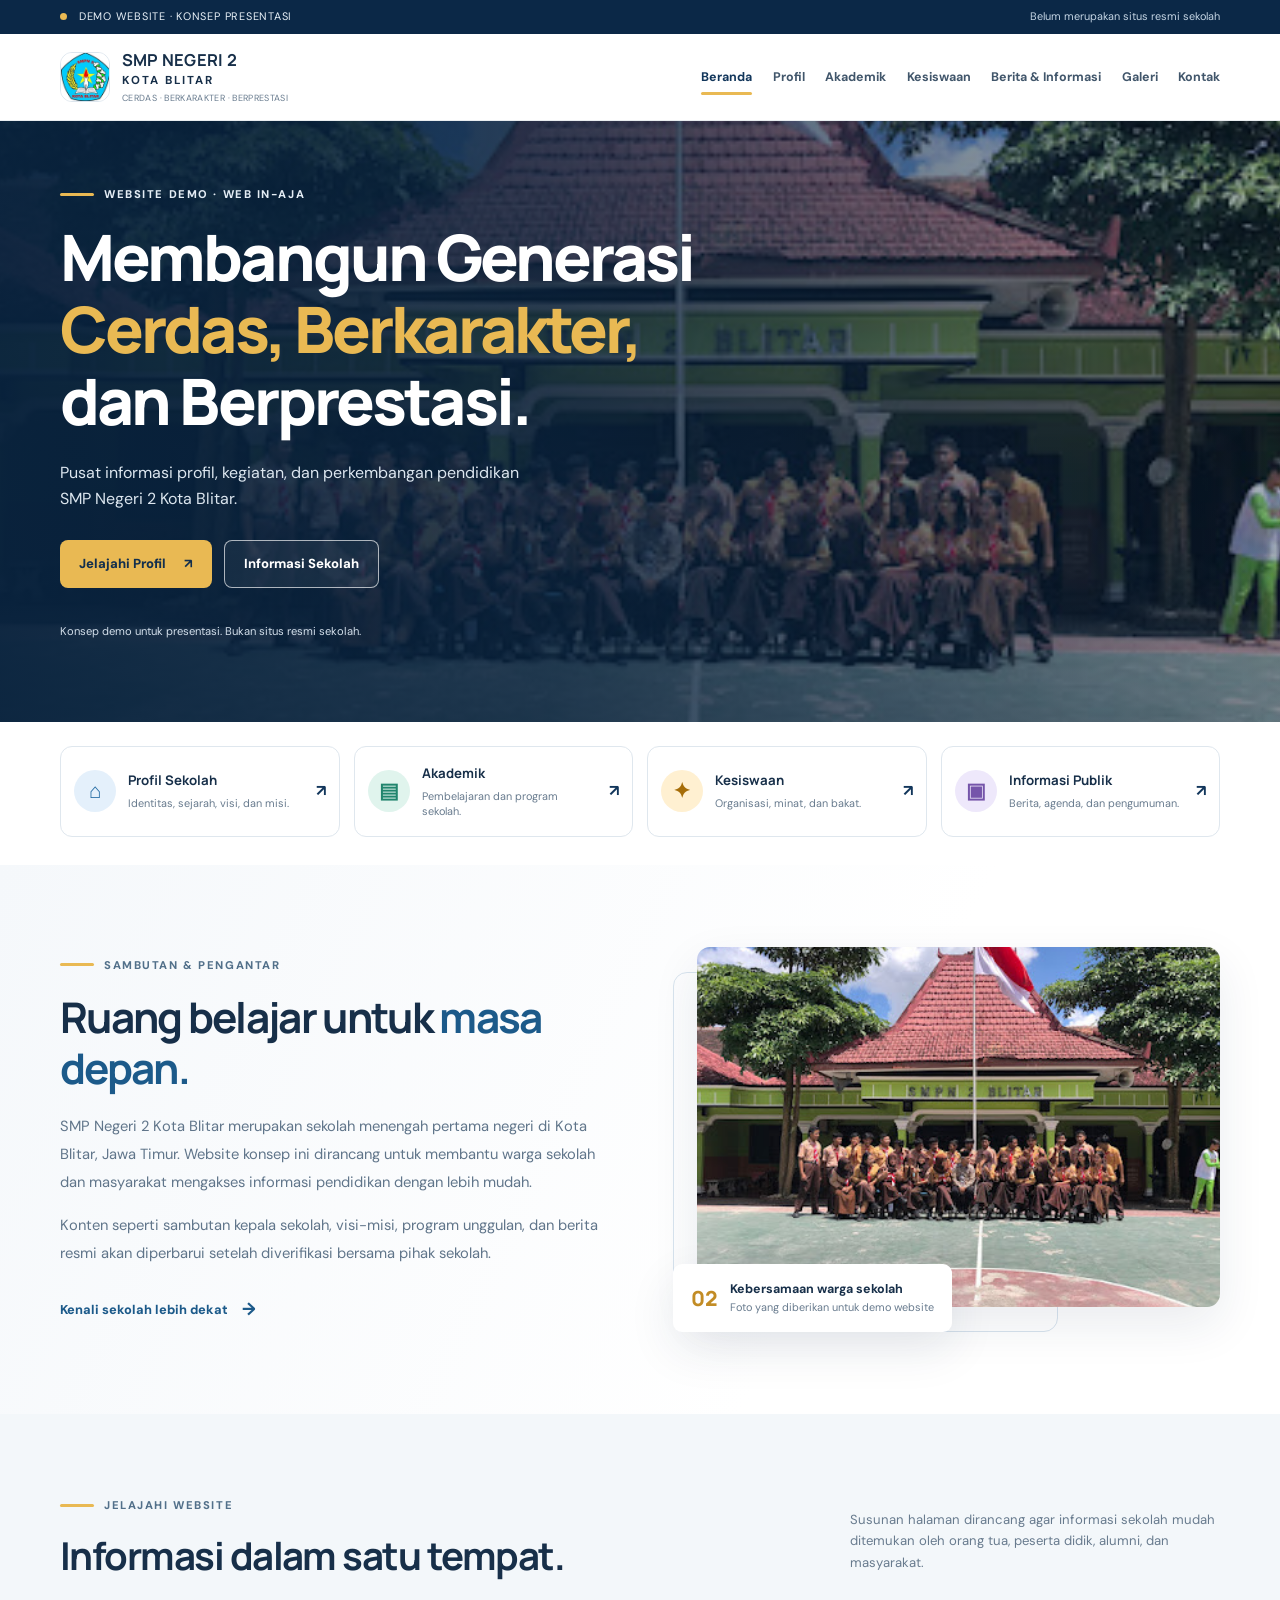
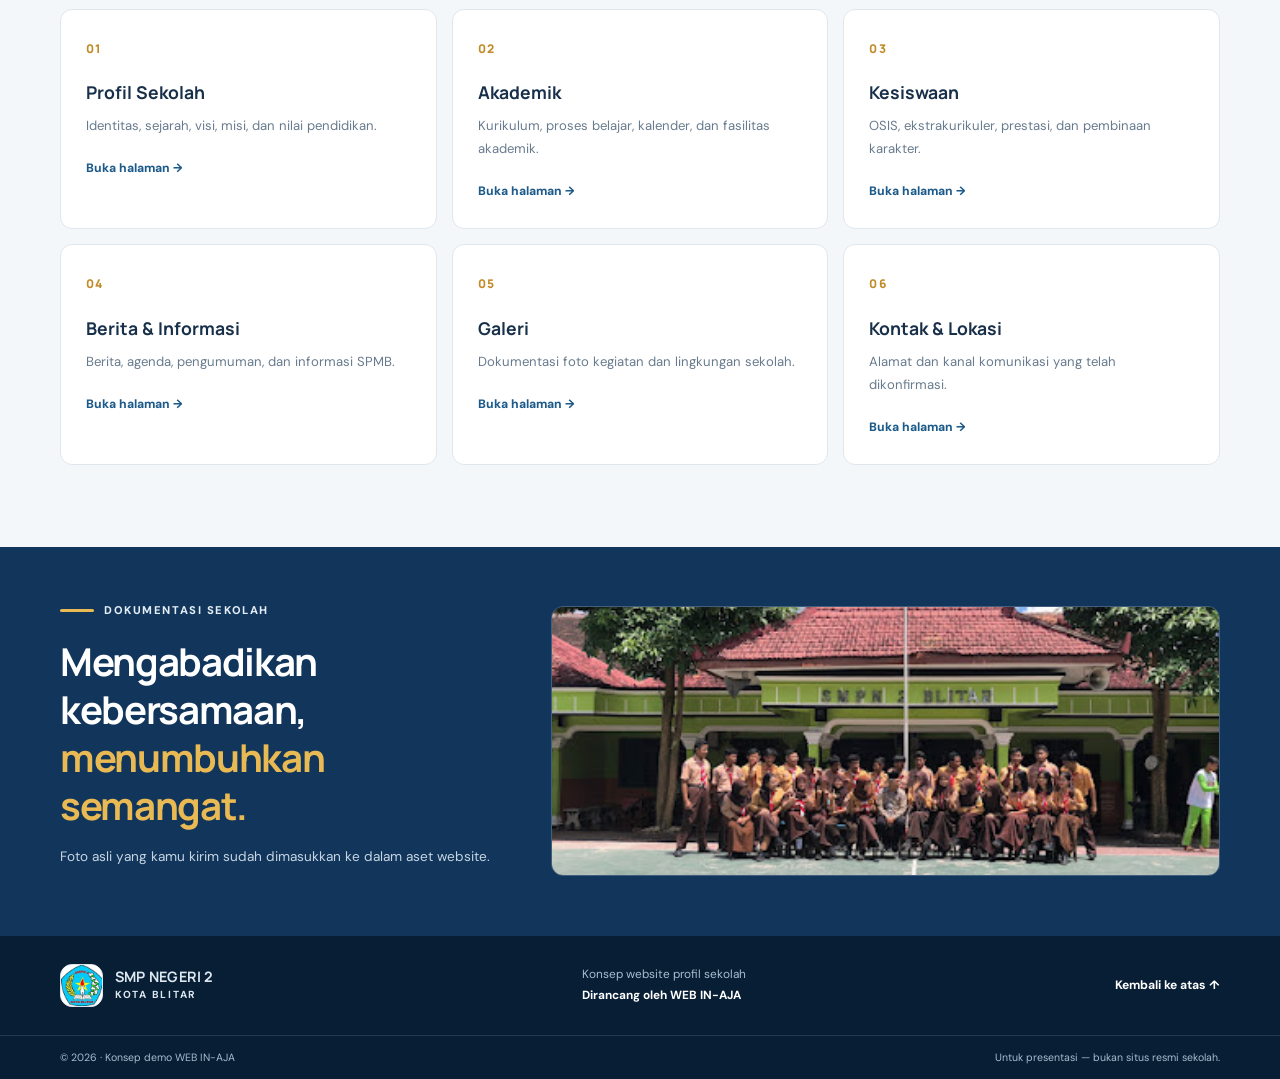
<file: index.html>
<!doctype html>
<html lang="id">
<head>
  <meta charset="utf-8">
  <meta name="viewport" content="width=device-width, initial-scale=1">
  <meta name="theme-color" content="#12365b">
  <meta name="description" content="Demo website profil SMP Negeri 2 Kota Blitar oleh WEB IN-AJA.">
  <title>Beranda | SMP Negeri 2 Kota Blitar — Demo WEB IN-AJA</title>
  <link rel="icon" href="assets/images/favicon.svg" type="image/svg+xml">
  <link rel="preconnect" href="https://fonts.googleapis.com">
  <link rel="preconnect" href="https://fonts.gstatic.com" crossorigin>
  <link href="https://fonts.googleapis.com/css2?family=DM+Sans:wght@400;500;600;700&family=Manrope:wght@400;500;600;700;800&display=swap" rel="stylesheet">
  <link rel="stylesheet" href="css/style.css">
</head>
<body id="top">
  <div class="demo-bar"><div class="container demo-inner"><span><span class="live-dot"></span> DEMO WEBSITE · KONSEP PRESENTASI</span><span class="demo-note">Belum merupakan situs resmi sekolah</span></div></div>
  <header class="site-header"><div class="container nav-wrap">
    <a class="brand" href="index.html" aria-label="SMP Negeri 2 Kota Blitar, beranda">
      <span class="brand-mark"><img src="assets/images/logo-smpn2.jpg" alt="Logo SMP Negeri 2 Kota Blitar"></span>
      <span class="brand-copy"><strong>SMP NEGERI 2</strong><span>KOTA BLITAR</span><small>CERDAS · BERKARAKTER · BERPRESTASI</small></span>
    </a>
    <button class="menu-toggle" aria-label="Buka menu navigasi" aria-expanded="false" aria-controls="main-nav"><span></span><span></span><span></span></button>
    <nav id="main-nav" class="main-nav" aria-label="Navigasi utama"><a class="nav-link active" href="index.html">Beranda</a>
<a class="nav-link" href="profil.html">Profil</a>
<a class="nav-link" href="akademik.html">Akademik</a>
<a class="nav-link" href="kesiswaan.html">Kesiswaan</a>
<a class="nav-link" href="informasi.html">Berita & Informasi</a>
<a class="nav-link" href="galeri.html">Galeri</a>
<a class="nav-link" href="kontak.html">Kontak</a></nav>
  </div></header>
  <main>

<section class="hero hero-home">
  <div class="hero-bg"></div><div class="hero-overlay"></div>
  <div class="container hero-content">
    <p class="eyebrow light"><span></span> WEBSITE DEMO · WEB IN-AJA</p>
    <h1>Membangun Generasi<br><em>Cerdas, Berkarakter,</em><br>dan Berprestasi.</h1>
    <p class="hero-desc">Pusat informasi profil, kegiatan, dan perkembangan pendidikan SMP Negeri 2 Kota Blitar.</p>
    <div class="hero-actions"><a class="btn btn-gold" href="profil.html">Jelajahi Profil <span>↗</span></a><a class="btn btn-outline" href="informasi.html">Informasi Sekolah</a></div>
    <p class="hero-disclaimer">Konsep demo untuk presentasi. Bukan situs resmi sekolah.</p>
  </div>
</section>
<section class="quick-section"><div class="container quick-grid">
  <a class="quick-card" href="profil.html"><span class="quick-icon blue">⌂</span><span><strong>Profil Sekolah</strong><small>Identitas, sejarah, visi, dan misi.</small></span><b>↗</b></a>
  <a class="quick-card" href="akademik.html"><span class="quick-icon green">▤</span><span><strong>Akademik</strong><small>Pembelajaran dan program sekolah.</small></span><b>↗</b></a>
  <a class="quick-card" href="kesiswaan.html"><span class="quick-icon amber">✦</span><span><strong>Kesiswaan</strong><small>Organisasi, minat, dan bakat.</small></span><b>↗</b></a>
  <a class="quick-card" href="informasi.html"><span class="quick-icon purple">▣</span><span><strong>Informasi Publik</strong><small>Berita, agenda, dan pengumuman.</small></span><b>↗</b></a>
</div></section>
<section class="section intro-section"><div class="container intro-grid">
  <div class="intro-copy reveal"><p class="eyebrow"><span></span> SAMBUTAN & PENGANTAR</p><h2>Ruang belajar untuk <em>masa depan.</em></h2>
  <p class="body-copy">SMP Negeri 2 Kota Blitar merupakan sekolah menengah pertama negeri di Kota Blitar, Jawa Timur. Website konsep ini dirancang untuk membantu warga sekolah dan masyarakat mengakses informasi pendidikan dengan lebih mudah.</p>
  <p class="body-copy">Konten seperti sambutan kepala sekolah, visi-misi, program unggulan, dan berita resmi akan diperbarui setelah diverifikasi bersama pihak sekolah.</p>
  <a class="text-link" href="profil.html">Kenali sekolah lebih dekat <span>→</span></a></div>
  <div class="intro-visual reveal"><img src="assets/images/foto-bersama.jpg" alt="Foto bersama warga sekolah di halaman SMP Negeri 2 Kota Blitar" loading="lazy"><div class="visual-caption"><span class="caption-mark">02</span><span><strong>Kebersamaan warga sekolah</strong><small>Foto yang diberikan untuk demo website</small></span></div></div>
</div></section>
<section class="section light-section"><div class="container"><div class="section-heading reveal"><div><p class="eyebrow"><span></span> JELAJAHI WEBSITE</p><h2>Informasi dalam satu tempat.</h2></div><p>Susunan halaman dirancang agar informasi sekolah mudah ditemukan oleh orang tua, peserta didik, alumni, dan masyarakat.</p></div>
<div class="page-cards">
 <a class="page-card reveal" href="profil.html"><span class="card-num">01</span><h3>Profil Sekolah</h3><p>Identitas, sejarah, visi, misi, dan nilai pendidikan.</p><span class="card-arrow">Buka halaman →</span></a>
 <a class="page-card reveal" href="akademik.html"><span class="card-num">02</span><h3>Akademik</h3><p>Kurikulum, proses belajar, kalender, dan fasilitas akademik.</p><span class="card-arrow">Buka halaman →</span></a>
 <a class="page-card reveal" href="kesiswaan.html"><span class="card-num">03</span><h3>Kesiswaan</h3><p>OSIS, ekstrakurikuler, prestasi, dan pembinaan karakter.</p><span class="card-arrow">Buka halaman →</span></a>
 <a class="page-card reveal" href="informasi.html"><span class="card-num">04</span><h3>Berita & Informasi</h3><p>Berita, agenda, pengumuman, dan informasi SPMB.</p><span class="card-arrow">Buka halaman →</span></a>
 <a class="page-card reveal" href="galeri.html"><span class="card-num">05</span><h3>Galeri</h3><p>Dokumentasi foto kegiatan dan lingkungan sekolah.</p><span class="card-arrow">Buka halaman →</span></a>
 <a class="page-card reveal" href="kontak.html"><span class="card-num">06</span><h3>Kontak & Lokasi</h3><p>Alamat dan kanal komunikasi yang telah dikonfirmasi.</p><span class="card-arrow">Buka halaman →</span></a>
</div></div></section>
<section class="photo-band"><div class="container photo-band-inner"><div><p class="eyebrow light"><span></span> DOKUMENTASI SEKOLAH</p><h2>Mengabadikan kebersamaan,<br><em>menumbuhkan semangat.</em></h2><p>Foto asli yang kamu kirim sudah dimasukkan ke dalam aset website.</p></div><img src="assets/images/foto-bersama.jpg" alt="Foto bersama di lapangan sekolah" loading="lazy"></div></section>

  </main>
  <footer class="site-footer"><div class="container footer-main">
    <a class="brand footer-brand" href="index.html"><span class="brand-mark"><img src="assets/images/logo-smpn2.jpg" alt=""></span><span class="brand-copy"><strong>SMP NEGERI 2</strong><span>KOTA BLITAR</span></span></a>
    <p>Konsep website profil sekolah<br><strong>Dirancang oleh WEB IN-AJA</strong></p><a class="back-top" href="#top" onclick="window.scrollTo({top:0,behavior:'smooth'});return false;">Kembali ke atas ↑</a>
  </div><div class="footer-bottom"><div class="container footer-bottom-inner"><span>© <span id="year"></span> · Konsep demo WEB IN-AJA</span><span>Untuk presentasi — bukan situs resmi sekolah.</span></div></div></footer>
  <script src="js/script.js"></script>
</body></html>
</file>
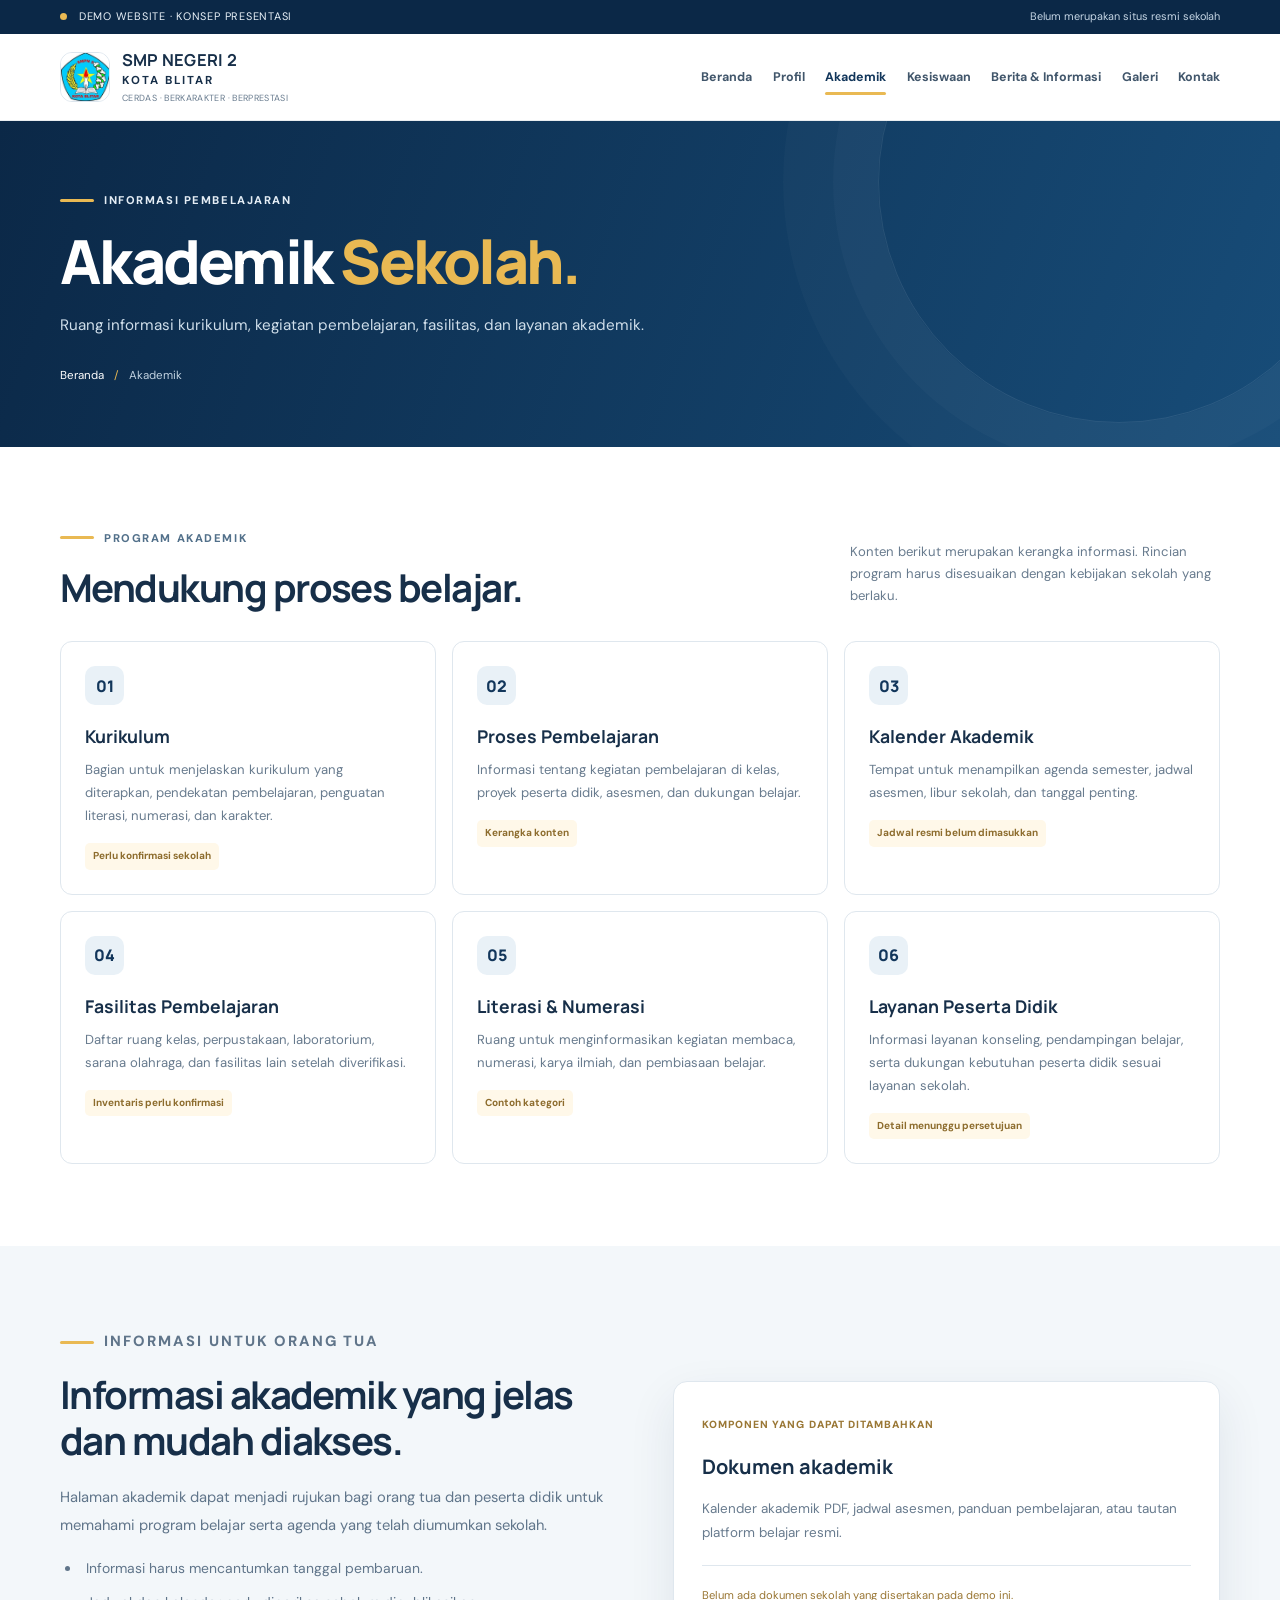
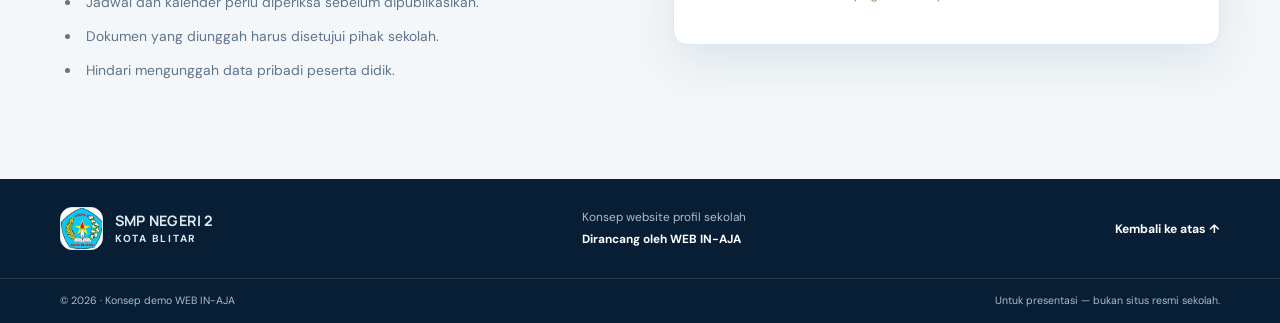
<file: akademik.html>
<!doctype html>
<html lang="id">
<head>
  <meta charset="utf-8">
  <meta name="viewport" content="width=device-width, initial-scale=1">
  <meta name="theme-color" content="#12365b">
  <meta name="description" content="Demo website profil SMP Negeri 2 Kota Blitar oleh WEB IN-AJA.">
  <title>Akademik | SMP Negeri 2 Kota Blitar — Demo WEB IN-AJA</title>
  <link rel="icon" href="assets/images/favicon.svg" type="image/svg+xml">
  <link rel="preconnect" href="https://fonts.googleapis.com">
  <link rel="preconnect" href="https://fonts.gstatic.com" crossorigin>
  <link href="https://fonts.googleapis.com/css2?family=DM+Sans:wght@400;500;600;700&family=Manrope:wght@400;500;600;700;800&display=swap" rel="stylesheet">
  <link rel="stylesheet" href="css/style.css">
</head>
<body id="top">
  <div class="demo-bar"><div class="container demo-inner"><span><span class="live-dot"></span> DEMO WEBSITE · KONSEP PRESENTASI</span><span class="demo-note">Belum merupakan situs resmi sekolah</span></div></div>
  <header class="site-header"><div class="container nav-wrap">
    <a class="brand" href="index.html" aria-label="SMP Negeri 2 Kota Blitar, beranda">
      <span class="brand-mark"><img src="assets/images/logo-smpn2.jpg" alt="Logo SMP Negeri 2 Kota Blitar"></span>
      <span class="brand-copy"><strong>SMP NEGERI 2</strong><span>KOTA BLITAR</span><small>CERDAS · BERKARAKTER · BERPRESTASI</small></span>
    </a>
    <button class="menu-toggle" aria-label="Buka menu navigasi" aria-expanded="false" aria-controls="main-nav"><span></span><span></span><span></span></button>
    <nav id="main-nav" class="main-nav" aria-label="Navigasi utama"><a class="nav-link" href="index.html">Beranda</a>
<a class="nav-link" href="profil.html">Profil</a>
<a class="nav-link active" href="akademik.html">Akademik</a>
<a class="nav-link" href="kesiswaan.html">Kesiswaan</a>
<a class="nav-link" href="informasi.html">Berita & Informasi</a>
<a class="nav-link" href="galeri.html">Galeri</a>
<a class="nav-link" href="kontak.html">Kontak</a></nav>
  </div></header>
  <main>

<section class="page-hero"><div class="container"><p class="eyebrow light"><span></span> INFORMASI PEMBELAJARAN</p><h1>Akademik <em>Sekolah.</em></h1><p>Ruang informasi kurikulum, kegiatan pembelajaran, fasilitas, dan layanan akademik.</p><div class="breadcrumbs"><a href="index.html">Beranda</a><span>/</span>Akademik</div></div></section>
<section class="section"><div class="container"><div class="section-heading"><div><p class="eyebrow"><span></span> PROGRAM AKADEMIK</p><h2>Mendukung proses belajar.</h2></div><p>Konten berikut merupakan kerangka informasi. Rincian program harus disesuaikan dengan kebijakan sekolah yang berlaku.</p></div>
<div class="content-grid"><article class="info-card"><span class="info-icon">01</span><h3>Kurikulum</h3><p>Bagian untuk menjelaskan kurikulum yang diterapkan, pendekatan pembelajaran, penguatan literasi, numerasi, dan karakter.</p><span class="tag-draft">Perlu konfirmasi sekolah</span></article><article class="info-card"><span class="info-icon">02</span><h3>Proses Pembelajaran</h3><p>Informasi tentang kegiatan pembelajaran di kelas, proyek peserta didik, asesmen, dan dukungan belajar.</p><span class="tag-draft">Kerangka konten</span></article><article class="info-card"><span class="info-icon">03</span><h3>Kalender Akademik</h3><p>Tempat untuk menampilkan agenda semester, jadwal asesmen, libur sekolah, dan tanggal penting.</p><span class="tag-draft">Jadwal resmi belum dimasukkan</span></article><article class="info-card"><span class="info-icon">04</span><h3>Fasilitas Pembelajaran</h3><p>Daftar ruang kelas, perpustakaan, laboratorium, sarana olahraga, dan fasilitas lain setelah diverifikasi.</p><span class="tag-draft">Inventaris perlu konfirmasi</span></article><article class="info-card"><span class="info-icon">05</span><h3>Literasi & Numerasi</h3><p>Ruang untuk menginformasikan kegiatan membaca, numerasi, karya ilmiah, dan pembiasaan belajar.</p><span class="tag-draft">Contoh kategori</span></article><article class="info-card"><span class="info-icon">06</span><h3>Layanan Peserta Didik</h3><p>Informasi layanan konseling, pendampingan belajar, serta dukungan kebutuhan peserta didik sesuai layanan sekolah.</p><span class="tag-draft">Detail menunggu persetujuan</span></article></div></div></section>
<section class="section light-section"><div class="container two-col"><div class="prose"><p class="eyebrow"><span></span> INFORMASI UNTUK ORANG TUA</p><h2>Informasi akademik yang jelas dan mudah diakses.</h2><p>Halaman akademik dapat menjadi rujukan bagi orang tua dan peserta didik untuk memahami program belajar serta agenda yang telah diumumkan sekolah.</p><ul class="check-list"><li>Informasi harus mencantumkan tanggal pembaruan.</li><li>Jadwal dan kalender perlu diperiksa sebelum dipublikasikan.</li><li>Dokumen yang diunggah harus disetujui pihak sekolah.</li><li>Hindari mengunggah data pribadi peserta didik.</li></ul></div><div class="side-panel"><span class="panel-kicker">KOMPONEN YANG DAPAT DITAMBAHKAN</span><h3>Dokumen akademik</h3><p>Kalender akademik PDF, jadwal asesmen, panduan pembelajaran, atau tautan platform belajar resmi.</p><div class="panel-divider"></div><p class="draft-note">Belum ada dokumen sekolah yang disertakan pada demo ini.</p></div></div></section>

  </main>
  <footer class="site-footer"><div class="container footer-main">
    <a class="brand footer-brand" href="index.html"><span class="brand-mark"><img src="assets/images/logo-smpn2.jpg" alt=""></span><span class="brand-copy"><strong>SMP NEGERI 2</strong><span>KOTA BLITAR</span></span></a>
    <p>Konsep website profil sekolah<br><strong>Dirancang oleh WEB IN-AJA</strong></p><a class="back-top" href="#top" onclick="window.scrollTo({top:0,behavior:'smooth'});return false;">Kembali ke atas ↑</a>
  </div><div class="footer-bottom"><div class="container footer-bottom-inner"><span>© <span id="year"></span> · Konsep demo WEB IN-AJA</span><span>Untuk presentasi — bukan situs resmi sekolah.</span></div></div></footer>
  <script src="js/script.js"></script>
</body></html>
</file>
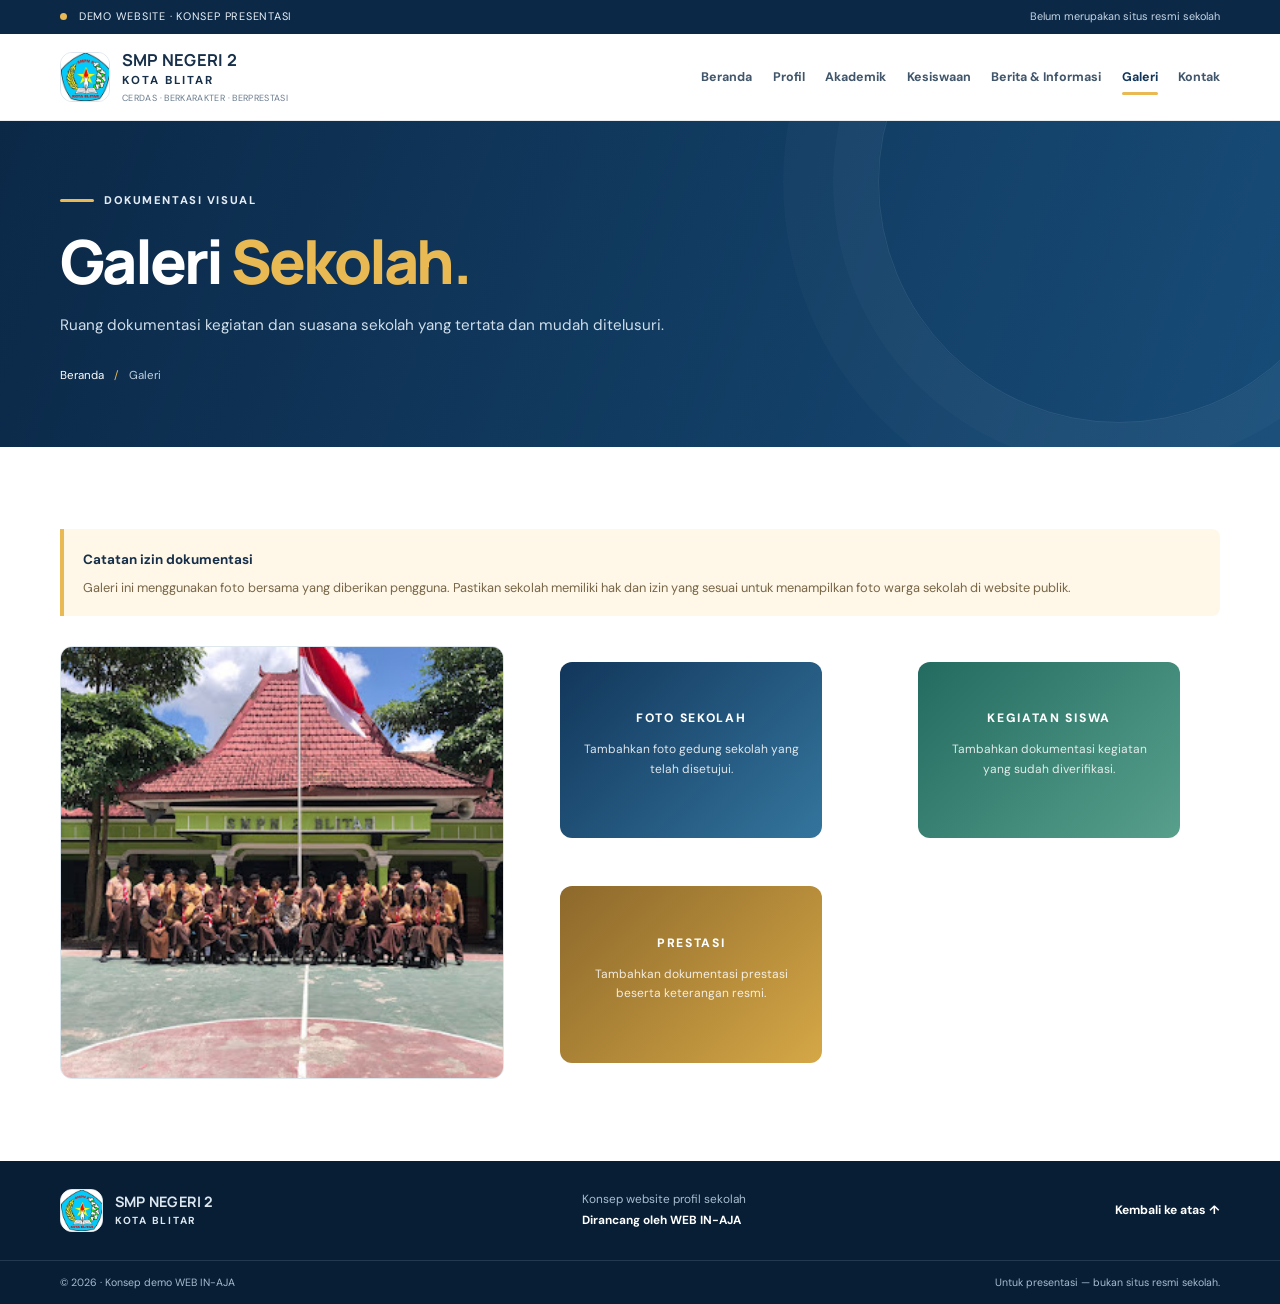
<file: galeri.html>
<!doctype html>
<html lang="id">
<head>
  <meta charset="utf-8">
  <meta name="viewport" content="width=device-width, initial-scale=1">
  <meta name="theme-color" content="#12365b">
  <meta name="description" content="Demo website profil SMP Negeri 2 Kota Blitar oleh WEB IN-AJA.">
  <title>Galeri | SMP Negeri 2 Kota Blitar — Demo WEB IN-AJA</title>
  <link rel="icon" href="assets/images/favicon.svg" type="image/svg+xml">
  <link rel="preconnect" href="https://fonts.googleapis.com">
  <link rel="preconnect" href="https://fonts.gstatic.com" crossorigin>
  <link href="https://fonts.googleapis.com/css2?family=DM+Sans:wght@400;500;600;700&family=Manrope:wght@400;500;600;700;800&display=swap" rel="stylesheet">
  <link rel="stylesheet" href="css/style.css">
</head>
<body id="top">
  <div class="demo-bar"><div class="container demo-inner"><span><span class="live-dot"></span> DEMO WEBSITE · KONSEP PRESENTASI</span><span class="demo-note">Belum merupakan situs resmi sekolah</span></div></div>
  <header class="site-header"><div class="container nav-wrap">
    <a class="brand" href="index.html" aria-label="SMP Negeri 2 Kota Blitar, beranda">
      <span class="brand-mark"><img src="assets/images/logo-smpn2.jpg" alt="Logo SMP Negeri 2 Kota Blitar"></span>
      <span class="brand-copy"><strong>SMP NEGERI 2</strong><span>KOTA BLITAR</span><small>CERDAS · BERKARAKTER · BERPRESTASI</small></span>
    </a>
    <button class="menu-toggle" aria-label="Buka menu navigasi" aria-expanded="false" aria-controls="main-nav"><span></span><span></span><span></span></button>
    <nav id="main-nav" class="main-nav" aria-label="Navigasi utama"><a class="nav-link" href="index.html">Beranda</a>
<a class="nav-link" href="profil.html">Profil</a>
<a class="nav-link" href="akademik.html">Akademik</a>
<a class="nav-link" href="kesiswaan.html">Kesiswaan</a>
<a class="nav-link" href="informasi.html">Berita & Informasi</a>
<a class="nav-link active" href="galeri.html">Galeri</a>
<a class="nav-link" href="kontak.html">Kontak</a></nav>
  </div></header>
  <main>

<section class="page-hero"><div class="container"><p class="eyebrow light"><span></span> DOKUMENTASI VISUAL</p><h1>Galeri <em>Sekolah.</em></h1><p>Ruang dokumentasi kegiatan dan suasana sekolah yang tertata dan mudah ditelusuri.</p><div class="breadcrumbs"><a href="index.html">Beranda</a><span>/</span>Galeri</div></div></section>
<section class="section"><div class="container"><div class="notice notice-wide"><strong>Catatan izin dokumentasi</strong><p>Galeri ini menggunakan foto bersama yang diberikan pengguna. Pastikan sekolah memiliki hak dan izin yang sesuai untuk menampilkan foto warga sekolah di website publik.</p></div><div class="gallery-grid"><figure class="gallery-item gallery-large"><img src="assets/images/foto-bersama.jpg" alt="Foto bersama warga sekolah di halaman sekolah" loading="lazy"><figcaption><strong>Foto bersama</strong><span>Dokumentasi yang disediakan untuk demo</span></figcaption></figure><figure class="gallery-placeholder"><span>FOTO SEKOLAH</span><p>Tambahkan foto gedung sekolah yang telah disetujui.</p></figure><figure class="gallery-placeholder alt"><span>KEGIATAN SISWA</span><p>Tambahkan dokumentasi kegiatan yang sudah diverifikasi.</p></figure><figure class="gallery-placeholder gold"><span>PRESTASI</span><p>Tambahkan dokumentasi prestasi beserta keterangan resmi.</p></figure></div></div></section>

  </main>
  <footer class="site-footer"><div class="container footer-main">
    <a class="brand footer-brand" href="index.html"><span class="brand-mark"><img src="assets/images/logo-smpn2.jpg" alt=""></span><span class="brand-copy"><strong>SMP NEGERI 2</strong><span>KOTA BLITAR</span></span></a>
    <p>Konsep website profil sekolah<br><strong>Dirancang oleh WEB IN-AJA</strong></p><a class="back-top" href="#top" onclick="window.scrollTo({top:0,behavior:'smooth'});return false;">Kembali ke atas ↑</a>
  </div><div class="footer-bottom"><div class="container footer-bottom-inner"><span>© <span id="year"></span> · Konsep demo WEB IN-AJA</span><span>Untuk presentasi — bukan situs resmi sekolah.</span></div></div></footer>
  <script src="js/script.js"></script>
</body></html>
</file>
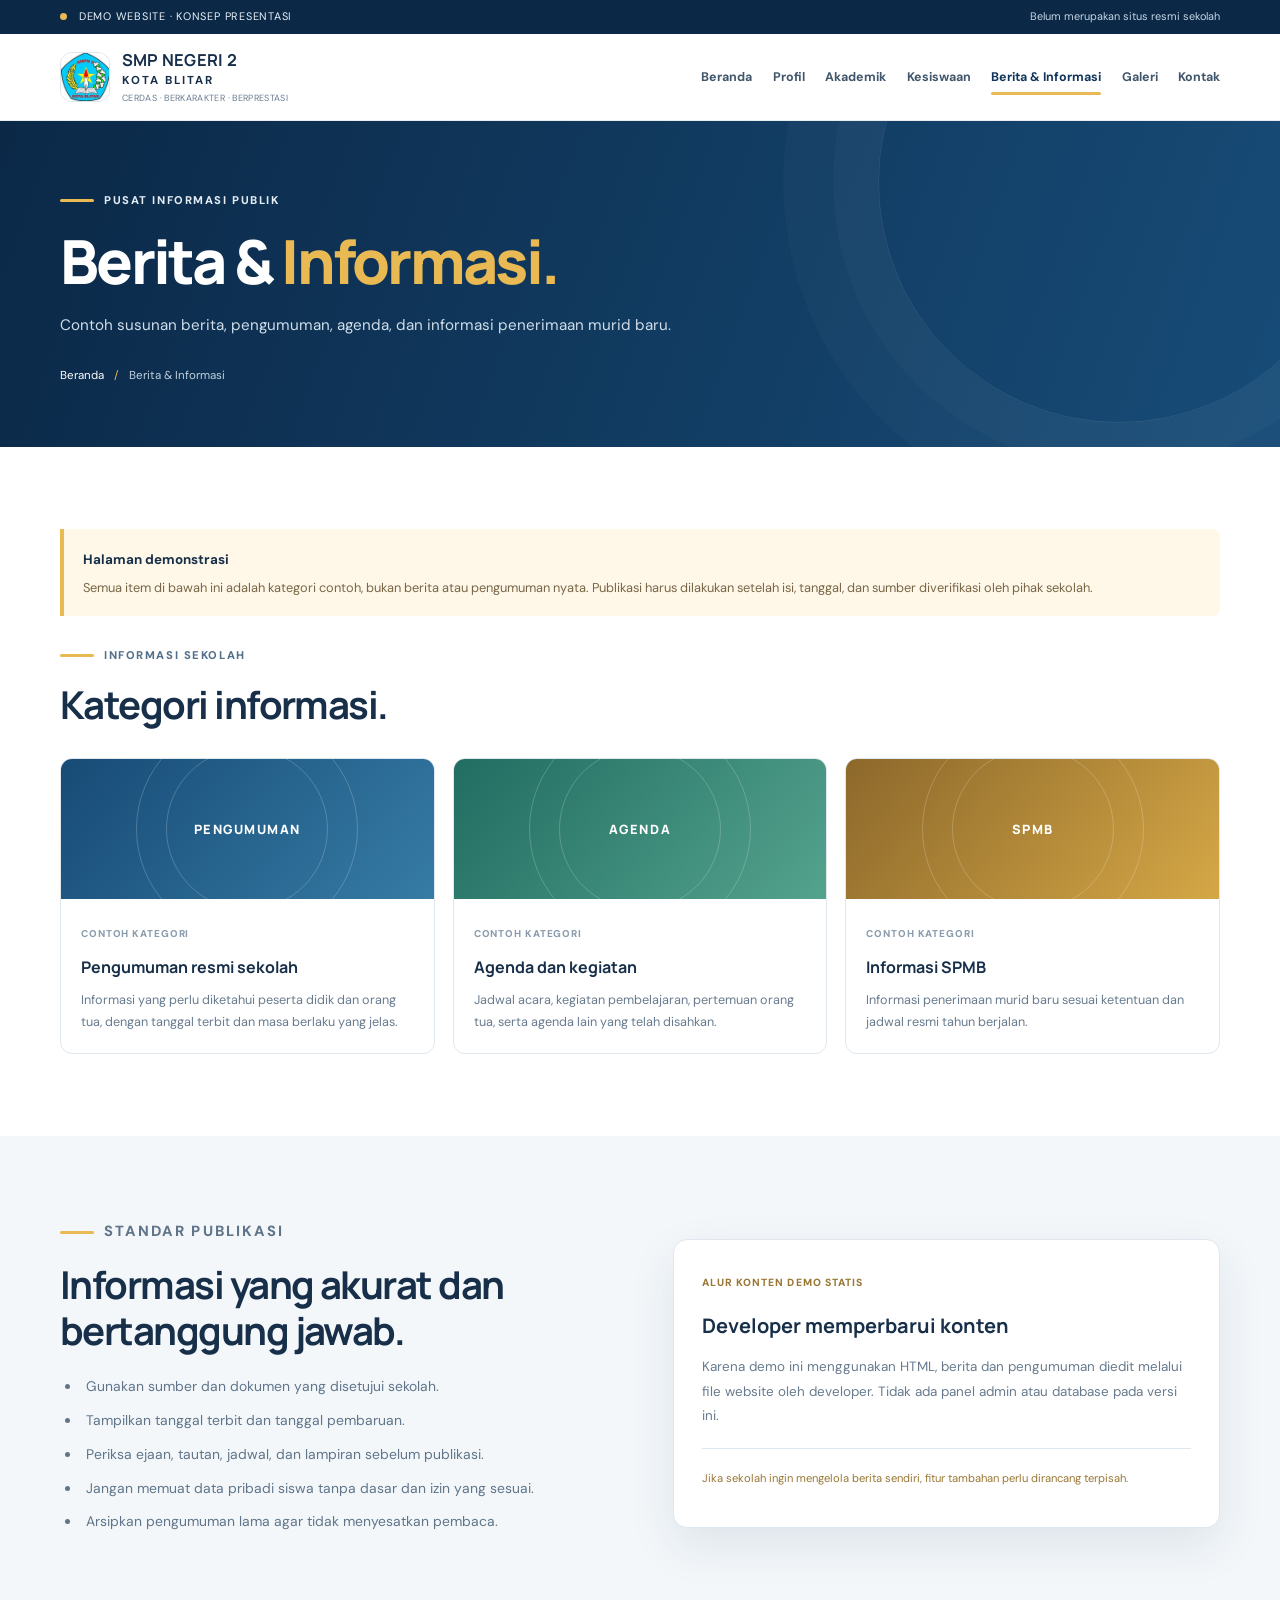
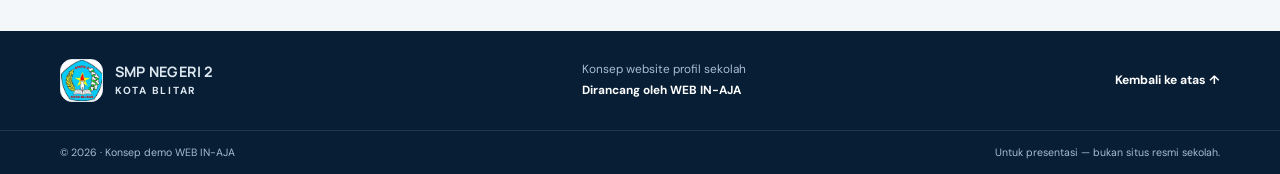
<file: informasi.html>
<!doctype html>
<html lang="id">
<head>
  <meta charset="utf-8">
  <meta name="viewport" content="width=device-width, initial-scale=1">
  <meta name="theme-color" content="#12365b">
  <meta name="description" content="Demo website profil SMP Negeri 2 Kota Blitar oleh WEB IN-AJA.">
  <title>Berita & Informasi | SMP Negeri 2 Kota Blitar — Demo WEB IN-AJA</title>
  <link rel="icon" href="assets/images/favicon.svg" type="image/svg+xml">
  <link rel="preconnect" href="https://fonts.googleapis.com">
  <link rel="preconnect" href="https://fonts.gstatic.com" crossorigin>
  <link href="https://fonts.googleapis.com/css2?family=DM+Sans:wght@400;500;600;700&family=Manrope:wght@400;500;600;700;800&display=swap" rel="stylesheet">
  <link rel="stylesheet" href="css/style.css">
</head>
<body id="top">
  <div class="demo-bar"><div class="container demo-inner"><span><span class="live-dot"></span> DEMO WEBSITE · KONSEP PRESENTASI</span><span class="demo-note">Belum merupakan situs resmi sekolah</span></div></div>
  <header class="site-header"><div class="container nav-wrap">
    <a class="brand" href="index.html" aria-label="SMP Negeri 2 Kota Blitar, beranda">
      <span class="brand-mark"><img src="assets/images/logo-smpn2.jpg" alt="Logo SMP Negeri 2 Kota Blitar"></span>
      <span class="brand-copy"><strong>SMP NEGERI 2</strong><span>KOTA BLITAR</span><small>CERDAS · BERKARAKTER · BERPRESTASI</small></span>
    </a>
    <button class="menu-toggle" aria-label="Buka menu navigasi" aria-expanded="false" aria-controls="main-nav"><span></span><span></span><span></span></button>
    <nav id="main-nav" class="main-nav" aria-label="Navigasi utama"><a class="nav-link" href="index.html">Beranda</a>
<a class="nav-link" href="profil.html">Profil</a>
<a class="nav-link" href="akademik.html">Akademik</a>
<a class="nav-link" href="kesiswaan.html">Kesiswaan</a>
<a class="nav-link active" href="informasi.html">Berita & Informasi</a>
<a class="nav-link" href="galeri.html">Galeri</a>
<a class="nav-link" href="kontak.html">Kontak</a></nav>
  </div></header>
  <main>

<section class="page-hero"><div class="container"><p class="eyebrow light"><span></span> PUSAT INFORMASI PUBLIK</p><h1>Berita & <em>Informasi.</em></h1><p>Contoh susunan berita, pengumuman, agenda, dan informasi penerimaan murid baru.</p><div class="breadcrumbs"><a href="index.html">Beranda</a><span>/</span>Berita & Informasi</div></div></section>
<section class="section"><div class="container"><div class="notice notice-wide"><strong>Halaman demonstrasi</strong><p>Semua item di bawah ini adalah kategori contoh, bukan berita atau pengumuman nyata. Publikasi harus dilakukan setelah isi, tanggal, dan sumber diverifikasi oleh pihak sekolah.</p></div><div class="section-heading"><div><p class="eyebrow"><span></span> INFORMASI SEKOLAH</p><h2>Kategori informasi.</h2></div></div><div class="news-grid">
<article class="news-card"><div class="news-art news-art-one"><span>PENGUMUMAN</span></div><div class="news-content"><span class="news-meta">CONTOH KATEGORI</span><h3>Pengumuman resmi sekolah</h3><p>Informasi yang perlu diketahui peserta didik dan orang tua, dengan tanggal terbit dan masa berlaku yang jelas.</p></div></article>
<article class="news-card"><div class="news-art news-art-two"><span>AGENDA</span></div><div class="news-content"><span class="news-meta">CONTOH KATEGORI</span><h3>Agenda dan kegiatan</h3><p>Jadwal acara, kegiatan pembelajaran, pertemuan orang tua, serta agenda lain yang telah disahkan.</p></div></article>
<article class="news-card"><div class="news-art news-art-three"><span>SPMB</span></div><div class="news-content"><span class="news-meta">CONTOH KATEGORI</span><h3>Informasi SPMB</h3><p>Informasi penerimaan murid baru sesuai ketentuan dan jadwal resmi tahun berjalan.</p></div></article>
</div></div></section>
<section class="section light-section"><div class="container two-col"><div class="prose"><p class="eyebrow"><span></span> STANDAR PUBLIKASI</p><h2>Informasi yang akurat dan bertanggung jawab.</h2><ul class="check-list"><li>Gunakan sumber dan dokumen yang disetujui sekolah.</li><li>Tampilkan tanggal terbit dan tanggal pembaruan.</li><li>Periksa ejaan, tautan, jadwal, dan lampiran sebelum publikasi.</li><li>Jangan memuat data pribadi siswa tanpa dasar dan izin yang sesuai.</li><li>Arsipkan pengumuman lama agar tidak menyesatkan pembaca.</li></ul></div><div class="side-panel"><span class="panel-kicker">ALUR KONTEN DEMO STATIS</span><h3>Developer memperbarui konten</h3><p>Karena demo ini menggunakan HTML, berita dan pengumuman diedit melalui file website oleh developer. Tidak ada panel admin atau database pada versi ini.</p><div class="panel-divider"></div><p class="draft-note">Jika sekolah ingin mengelola berita sendiri, fitur tambahan perlu dirancang terpisah.</p></div></div></section>

  </main>
  <footer class="site-footer"><div class="container footer-main">
    <a class="brand footer-brand" href="index.html"><span class="brand-mark"><img src="assets/images/logo-smpn2.jpg" alt=""></span><span class="brand-copy"><strong>SMP NEGERI 2</strong><span>KOTA BLITAR</span></span></a>
    <p>Konsep website profil sekolah<br><strong>Dirancang oleh WEB IN-AJA</strong></p><a class="back-top" href="#top" onclick="window.scrollTo({top:0,behavior:'smooth'});return false;">Kembali ke atas ↑</a>
  </div><div class="footer-bottom"><div class="container footer-bottom-inner"><span>© <span id="year"></span> · Konsep demo WEB IN-AJA</span><span>Untuk presentasi — bukan situs resmi sekolah.</span></div></div></footer>
  <script src="js/script.js"></script>
</body></html>
</file>
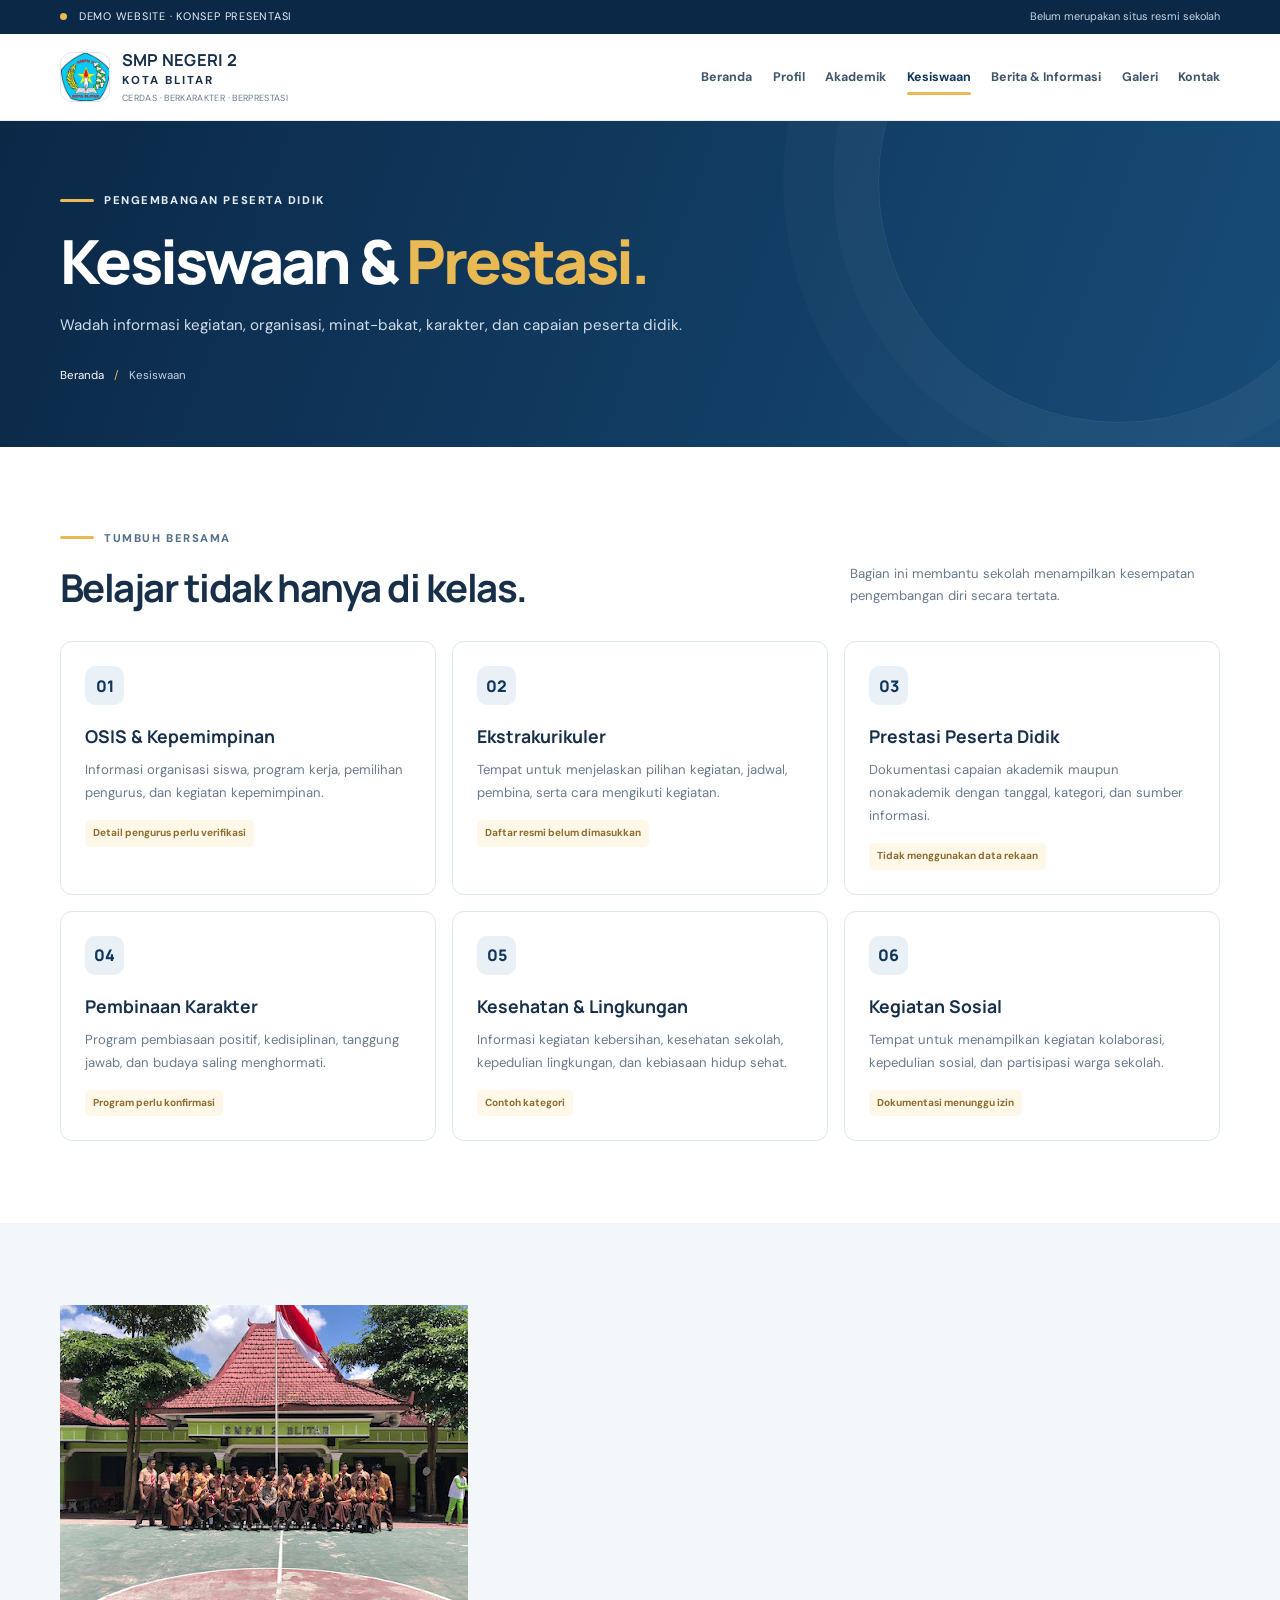
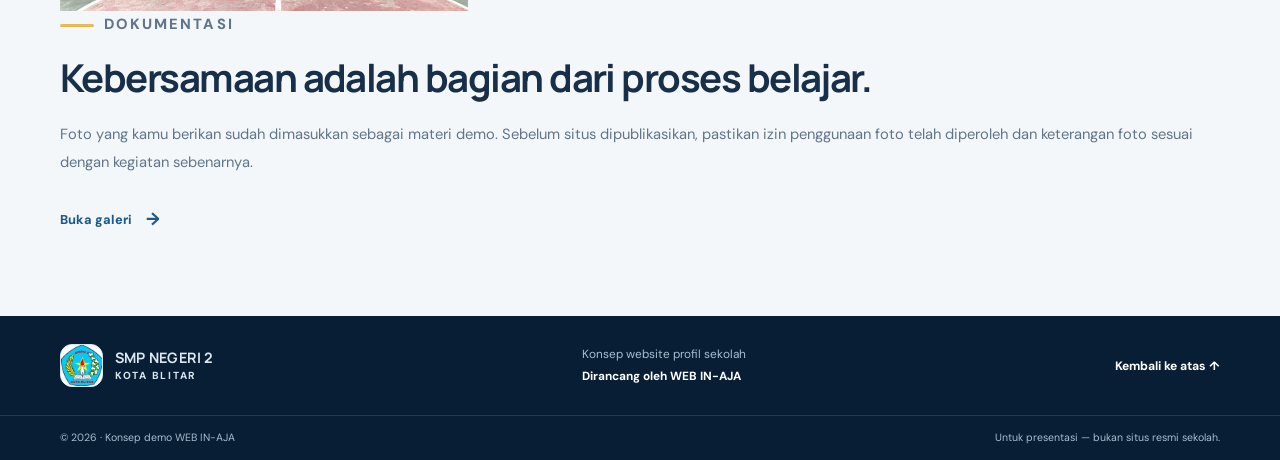
<file: kesiswaan.html>
<!doctype html>
<html lang="id">
<head>
  <meta charset="utf-8">
  <meta name="viewport" content="width=device-width, initial-scale=1">
  <meta name="theme-color" content="#12365b">
  <meta name="description" content="Demo website profil SMP Negeri 2 Kota Blitar oleh WEB IN-AJA.">
  <title>Kesiswaan | SMP Negeri 2 Kota Blitar — Demo WEB IN-AJA</title>
  <link rel="icon" href="assets/images/favicon.svg" type="image/svg+xml">
  <link rel="preconnect" href="https://fonts.googleapis.com">
  <link rel="preconnect" href="https://fonts.gstatic.com" crossorigin>
  <link href="https://fonts.googleapis.com/css2?family=DM+Sans:wght@400;500;600;700&family=Manrope:wght@400;500;600;700;800&display=swap" rel="stylesheet">
  <link rel="stylesheet" href="css/style.css">
</head>
<body id="top">
  <div class="demo-bar"><div class="container demo-inner"><span><span class="live-dot"></span> DEMO WEBSITE · KONSEP PRESENTASI</span><span class="demo-note">Belum merupakan situs resmi sekolah</span></div></div>
  <header class="site-header"><div class="container nav-wrap">
    <a class="brand" href="index.html" aria-label="SMP Negeri 2 Kota Blitar, beranda">
      <span class="brand-mark"><img src="assets/images/logo-smpn2.jpg" alt="Logo SMP Negeri 2 Kota Blitar"></span>
      <span class="brand-copy"><strong>SMP NEGERI 2</strong><span>KOTA BLITAR</span><small>CERDAS · BERKARAKTER · BERPRESTASI</small></span>
    </a>
    <button class="menu-toggle" aria-label="Buka menu navigasi" aria-expanded="false" aria-controls="main-nav"><span></span><span></span><span></span></button>
    <nav id="main-nav" class="main-nav" aria-label="Navigasi utama"><a class="nav-link" href="index.html">Beranda</a>
<a class="nav-link" href="profil.html">Profil</a>
<a class="nav-link" href="akademik.html">Akademik</a>
<a class="nav-link active" href="kesiswaan.html">Kesiswaan</a>
<a class="nav-link" href="informasi.html">Berita & Informasi</a>
<a class="nav-link" href="galeri.html">Galeri</a>
<a class="nav-link" href="kontak.html">Kontak</a></nav>
  </div></header>
  <main>

<section class="page-hero"><div class="container"><p class="eyebrow light"><span></span> PENGEMBANGAN PESERTA DIDIK</p><h1>Kesiswaan & <em>Prestasi.</em></h1><p>Wadah informasi kegiatan, organisasi, minat-bakat, karakter, dan capaian peserta didik.</p><div class="breadcrumbs"><a href="index.html">Beranda</a><span>/</span>Kesiswaan</div></div></section>
<section class="section"><div class="container"><div class="section-heading"><div><p class="eyebrow"><span></span> TUMBUH BERSAMA</p><h2>Belajar tidak hanya di kelas.</h2></div><p>Bagian ini membantu sekolah menampilkan kesempatan pengembangan diri secara tertata.</p></div><div class="content-grid">
<article class="info-card"><span class="info-icon">01</span><h3>OSIS & Kepemimpinan</h3><p>Informasi organisasi siswa, program kerja, pemilihan pengurus, dan kegiatan kepemimpinan.</p><span class="tag-draft">Detail pengurus perlu verifikasi</span></article>
<article class="info-card"><span class="info-icon">02</span><h3>Ekstrakurikuler</h3><p>Tempat untuk menjelaskan pilihan kegiatan, jadwal, pembina, serta cara mengikuti kegiatan.</p><span class="tag-draft">Daftar resmi belum dimasukkan</span></article>
<article class="info-card"><span class="info-icon">03</span><h3>Prestasi Peserta Didik</h3><p>Dokumentasi capaian akademik maupun nonakademik dengan tanggal, kategori, dan sumber informasi.</p><span class="tag-draft">Tidak menggunakan data rekaan</span></article>
<article class="info-card"><span class="info-icon">04</span><h3>Pembinaan Karakter</h3><p>Program pembiasaan positif, kedisiplinan, tanggung jawab, dan budaya saling menghormati.</p><span class="tag-draft">Program perlu konfirmasi</span></article>
<article class="info-card"><span class="info-icon">05</span><h3>Kesehatan & Lingkungan</h3><p>Informasi kegiatan kebersihan, kesehatan sekolah, kepedulian lingkungan, dan kebiasaan hidup sehat.</p><span class="tag-draft">Contoh kategori</span></article>
<article class="info-card"><span class="info-icon">06</span><h3>Kegiatan Sosial</h3><p>Tempat untuk menampilkan kegiatan kolaborasi, kepedulian sosial, dan partisipasi warga sekolah.</p><span class="tag-draft">Dokumentasi menunggu izin</span></article>
</div></div></section>
<section class="section light-section"><div class="container photo-feature"><img src="assets/images/foto-bersama.jpg" alt="Foto bersama warga sekolah yang disediakan untuk konsep website" loading="lazy"><div class="prose"><p class="eyebrow"><span></span> DOKUMENTASI</p><h2>Kebersamaan adalah bagian dari proses belajar.</h2><p>Foto yang kamu berikan sudah dimasukkan sebagai materi demo. Sebelum situs dipublikasikan, pastikan izin penggunaan foto telah diperoleh dan keterangan foto sesuai dengan kegiatan sebenarnya.</p><a class="text-link" href="galeri.html">Buka galeri <span>→</span></a></div></div></section>

  </main>
  <footer class="site-footer"><div class="container footer-main">
    <a class="brand footer-brand" href="index.html"><span class="brand-mark"><img src="assets/images/logo-smpn2.jpg" alt=""></span><span class="brand-copy"><strong>SMP NEGERI 2</strong><span>KOTA BLITAR</span></span></a>
    <p>Konsep website profil sekolah<br><strong>Dirancang oleh WEB IN-AJA</strong></p><a class="back-top" href="#top" onclick="window.scrollTo({top:0,behavior:'smooth'});return false;">Kembali ke atas ↑</a>
  </div><div class="footer-bottom"><div class="container footer-bottom-inner"><span>© <span id="year"></span> · Konsep demo WEB IN-AJA</span><span>Untuk presentasi — bukan situs resmi sekolah.</span></div></div></footer>
  <script src="js/script.js"></script>
</body></html>
</file>
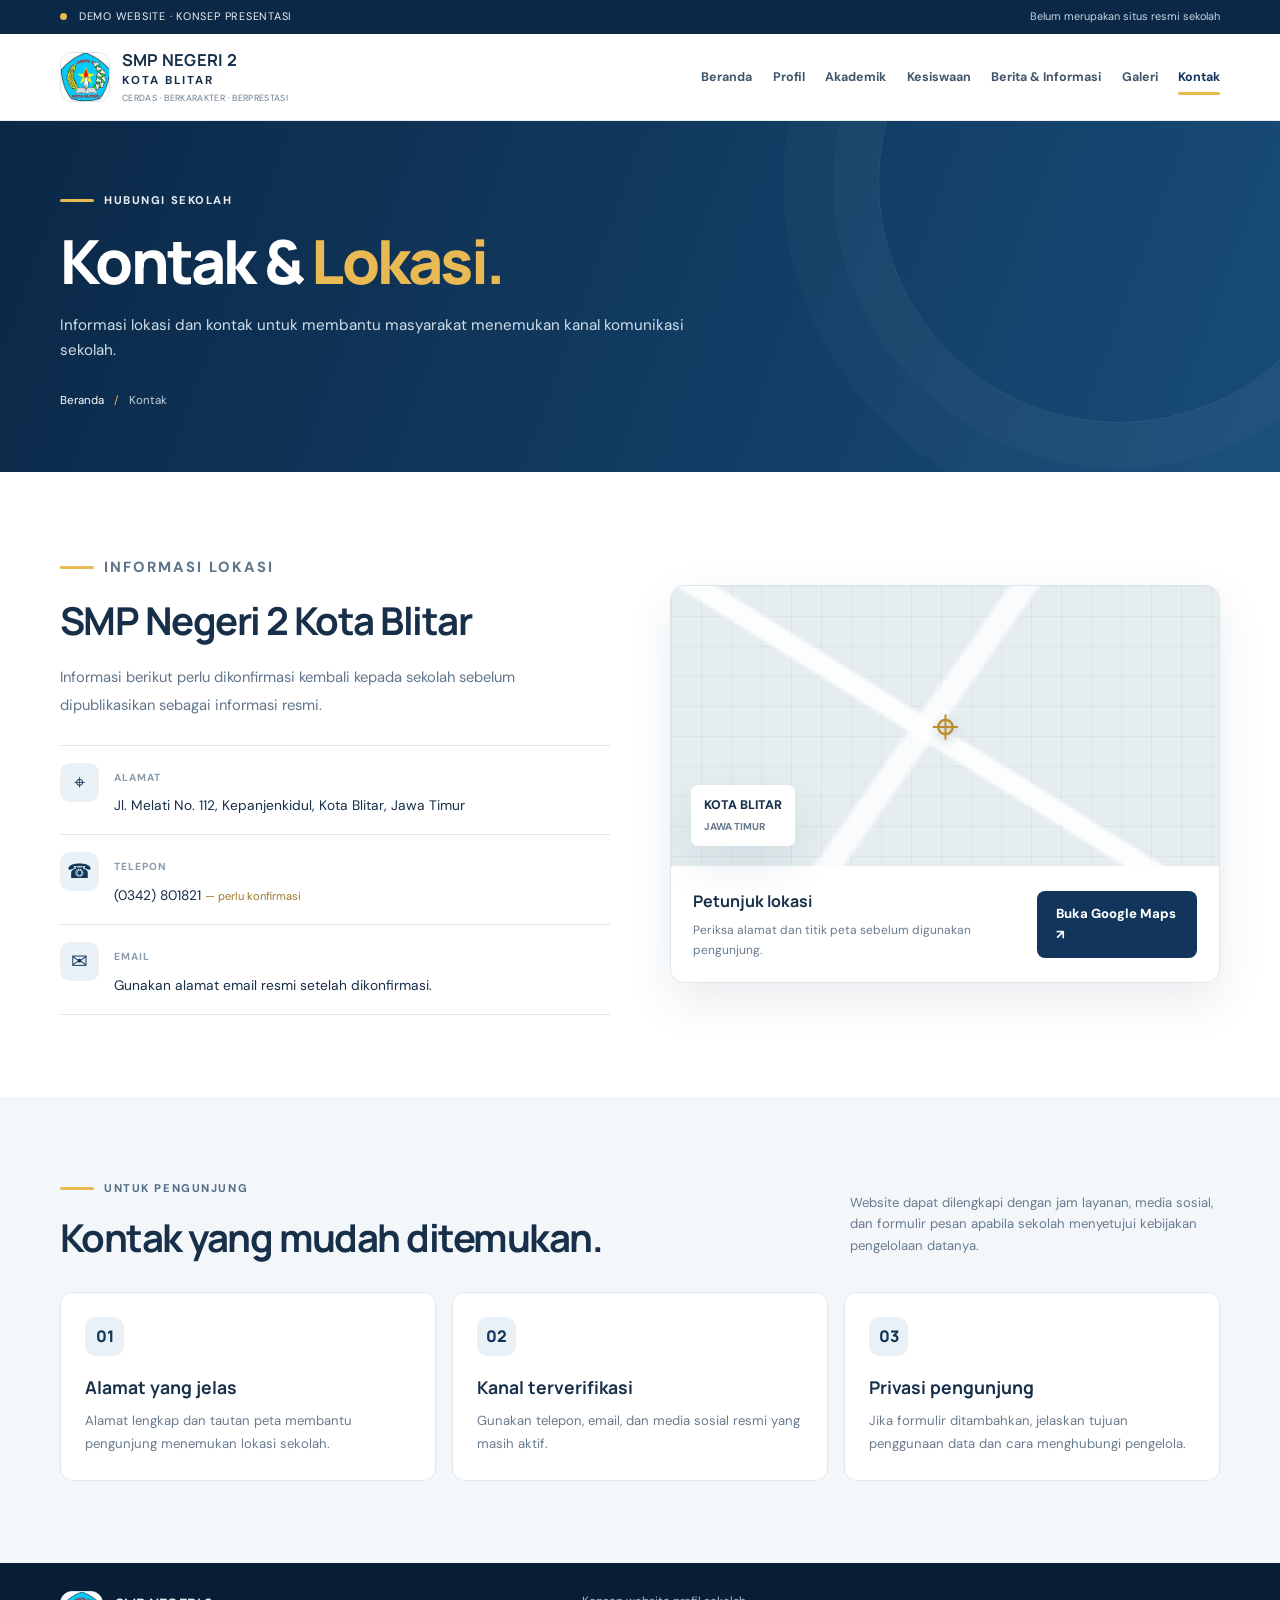
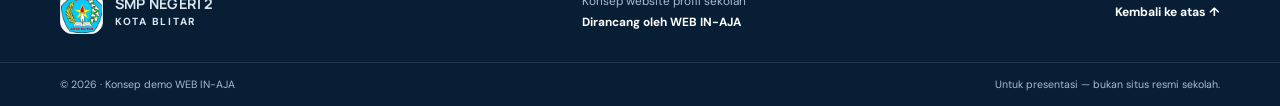
<file: kontak.html>
<!doctype html>
<html lang="id">
<head>
  <meta charset="utf-8">
  <meta name="viewport" content="width=device-width, initial-scale=1">
  <meta name="theme-color" content="#12365b">
  <meta name="description" content="Demo website profil SMP Negeri 2 Kota Blitar oleh WEB IN-AJA.">
  <title>Kontak & Lokasi | SMP Negeri 2 Kota Blitar — Demo WEB IN-AJA</title>
  <link rel="icon" href="assets/images/favicon.svg" type="image/svg+xml">
  <link rel="preconnect" href="https://fonts.googleapis.com">
  <link rel="preconnect" href="https://fonts.gstatic.com" crossorigin>
  <link href="https://fonts.googleapis.com/css2?family=DM+Sans:wght@400;500;600;700&family=Manrope:wght@400;500;600;700;800&display=swap" rel="stylesheet">
  <link rel="stylesheet" href="css/style.css">
</head>
<body id="top">
  <div class="demo-bar"><div class="container demo-inner"><span><span class="live-dot"></span> DEMO WEBSITE · KONSEP PRESENTASI</span><span class="demo-note">Belum merupakan situs resmi sekolah</span></div></div>
  <header class="site-header"><div class="container nav-wrap">
    <a class="brand" href="index.html" aria-label="SMP Negeri 2 Kota Blitar, beranda">
      <span class="brand-mark"><img src="assets/images/logo-smpn2.jpg" alt="Logo SMP Negeri 2 Kota Blitar"></span>
      <span class="brand-copy"><strong>SMP NEGERI 2</strong><span>KOTA BLITAR</span><small>CERDAS · BERKARAKTER · BERPRESTASI</small></span>
    </a>
    <button class="menu-toggle" aria-label="Buka menu navigasi" aria-expanded="false" aria-controls="main-nav"><span></span><span></span><span></span></button>
    <nav id="main-nav" class="main-nav" aria-label="Navigasi utama"><a class="nav-link" href="index.html">Beranda</a>
<a class="nav-link" href="profil.html">Profil</a>
<a class="nav-link" href="akademik.html">Akademik</a>
<a class="nav-link" href="kesiswaan.html">Kesiswaan</a>
<a class="nav-link" href="informasi.html">Berita & Informasi</a>
<a class="nav-link" href="galeri.html">Galeri</a>
<a class="nav-link active" href="kontak.html">Kontak</a></nav>
  </div></header>
  <main>

<section class="page-hero"><div class="container"><p class="eyebrow light"><span></span> HUBUNGI SEKOLAH</p><h1>Kontak & <em>Lokasi.</em></h1><p>Informasi lokasi dan kontak untuk membantu masyarakat menemukan kanal komunikasi sekolah.</p><div class="breadcrumbs"><a href="index.html">Beranda</a><span>/</span>Kontak</div></div></section>
<section class="section"><div class="container contact-page-grid"><div class="prose"><p class="eyebrow"><span></span> INFORMASI LOKASI</p><h2>SMP Negeri 2 Kota Blitar</h2><p>Informasi berikut perlu dikonfirmasi kembali kepada sekolah sebelum dipublikasikan sebagai informasi resmi.</p><div class="contact-list"><div class="contact-item"><span>⌖</span><div><small>ALAMAT</small><p>Jl. Melati No. 112, Kepanjenkidul, Kota Blitar, Jawa Timur</p></div></div><div class="contact-item"><span>☎</span><div><small>TELEPON</small><p>(0342) 801821 <em>— perlu konfirmasi</em></p></div></div><div class="contact-item"><span>✉</span><div><small>EMAIL</small><p>Gunakan alamat email resmi setelah dikonfirmasi.</p></div></div></div></div><div class="map-card"><div class="map-visual"><span class="map-pin">⌖</span><span class="map-label">KOTA BLITAR<br><small>JAWA TIMUR</small></span></div><div class="map-card-bottom"><div><strong>Petunjuk lokasi</strong><p>Periksa alamat dan titik peta sebelum digunakan pengunjung.</p></div><a class="btn btn-primary" href="https://www.google.com/maps/search/?api=1&query=SMP+Negeri+2+Kota+Blitar" target="_blank" rel="noopener noreferrer">Buka Google Maps ↗</a></div></div></div></section>
<section class="section light-section"><div class="container"><div class="section-heading"><div><p class="eyebrow"><span></span> UNTUK PENGUNJUNG</p><h2>Kontak yang mudah ditemukan.</h2></div><p>Website dapat dilengkapi dengan jam layanan, media sosial, dan formulir pesan apabila sekolah menyetujui kebijakan pengelolaan datanya.</p></div><div class="content-grid"><article class="info-card"><span class="info-icon">01</span><h3>Alamat yang jelas</h3><p>Alamat lengkap dan tautan peta membantu pengunjung menemukan lokasi sekolah.</p></article><article class="info-card"><span class="info-icon">02</span><h3>Kanal terverifikasi</h3><p>Gunakan telepon, email, dan media sosial resmi yang masih aktif.</p></article><article class="info-card"><span class="info-icon">03</span><h3>Privasi pengunjung</h3><p>Jika formulir ditambahkan, jelaskan tujuan penggunaan data dan cara menghubungi pengelola.</p></article></div></div></section>

  </main>
  <footer class="site-footer"><div class="container footer-main">
    <a class="brand footer-brand" href="index.html"><span class="brand-mark"><img src="assets/images/logo-smpn2.jpg" alt=""></span><span class="brand-copy"><strong>SMP NEGERI 2</strong><span>KOTA BLITAR</span></span></a>
    <p>Konsep website profil sekolah<br><strong>Dirancang oleh WEB IN-AJA</strong></p><a class="back-top" href="#top" onclick="window.scrollTo({top:0,behavior:'smooth'});return false;">Kembali ke atas ↑</a>
  </div><div class="footer-bottom"><div class="container footer-bottom-inner"><span>© <span id="year"></span> · Konsep demo WEB IN-AJA</span><span>Untuk presentasi — bukan situs resmi sekolah.</span></div></div></footer>
  <script src="js/script.js"></script>
</body></html>
</file>
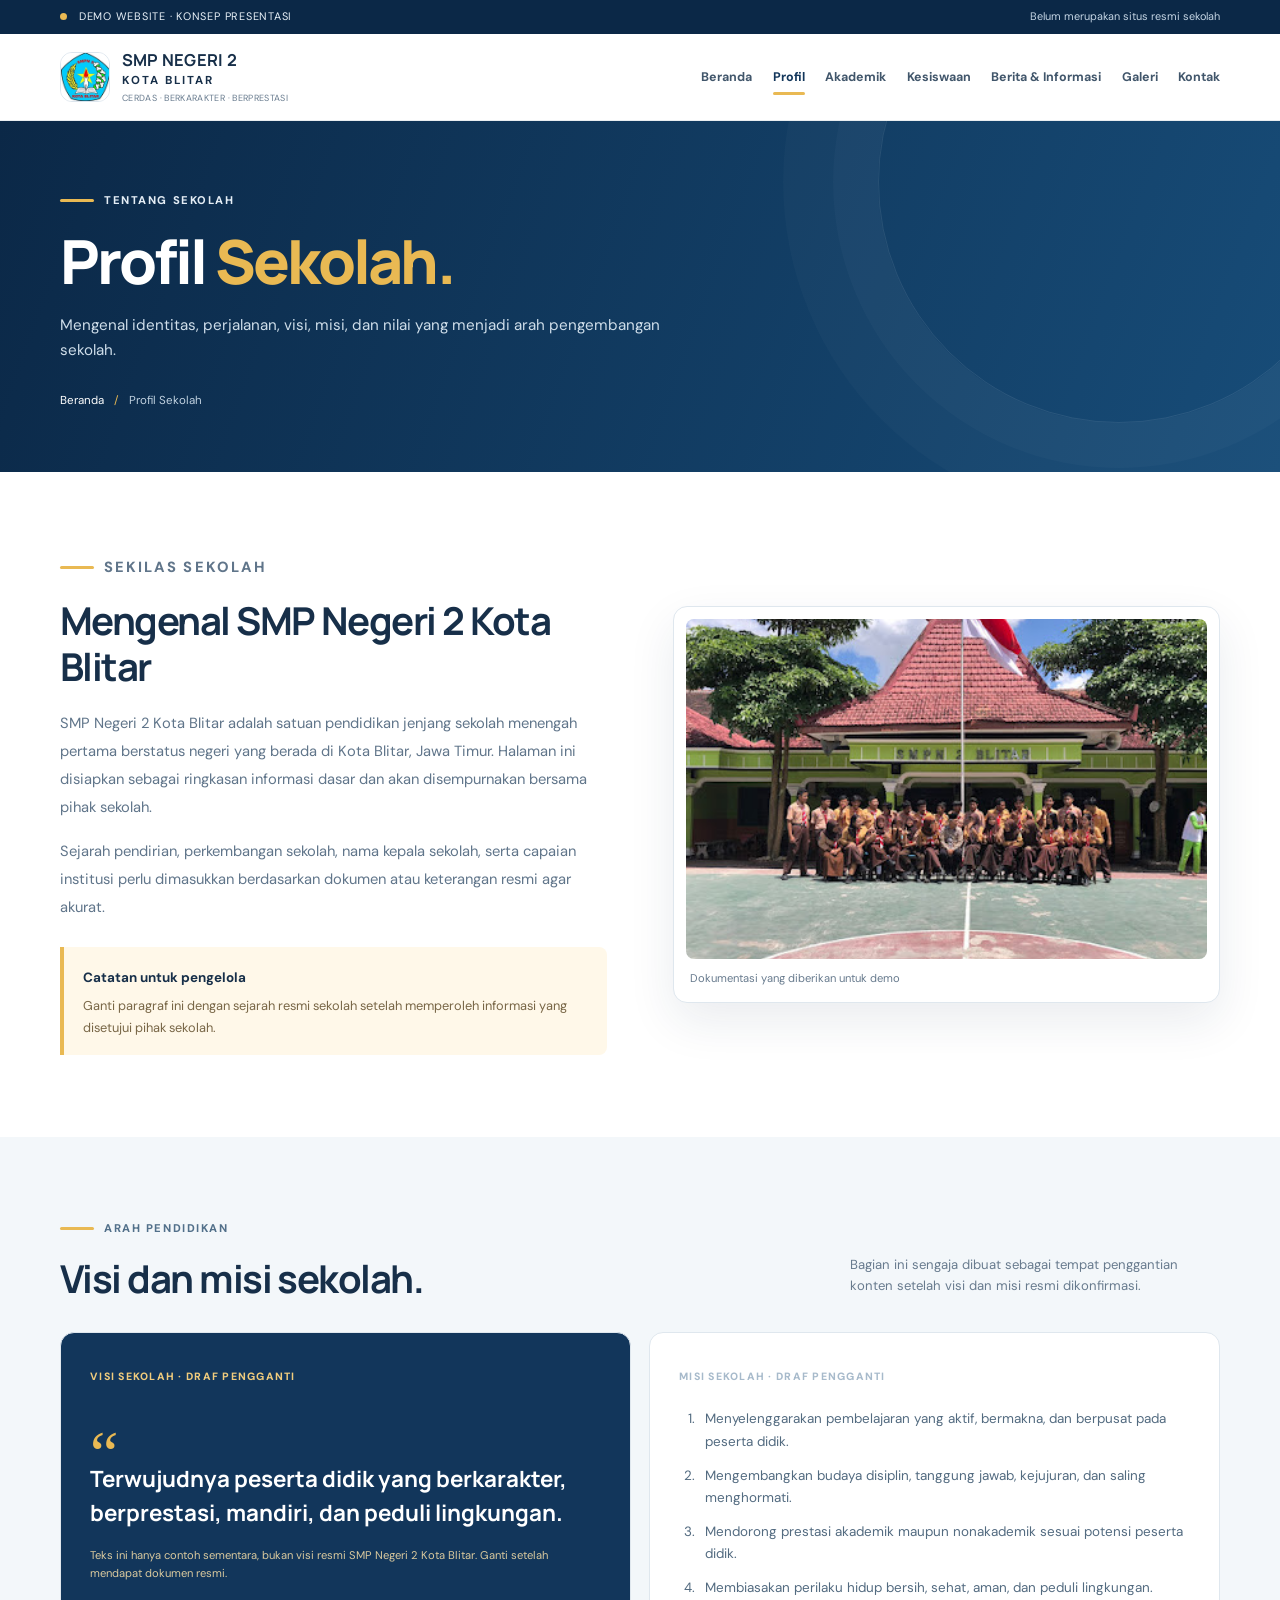
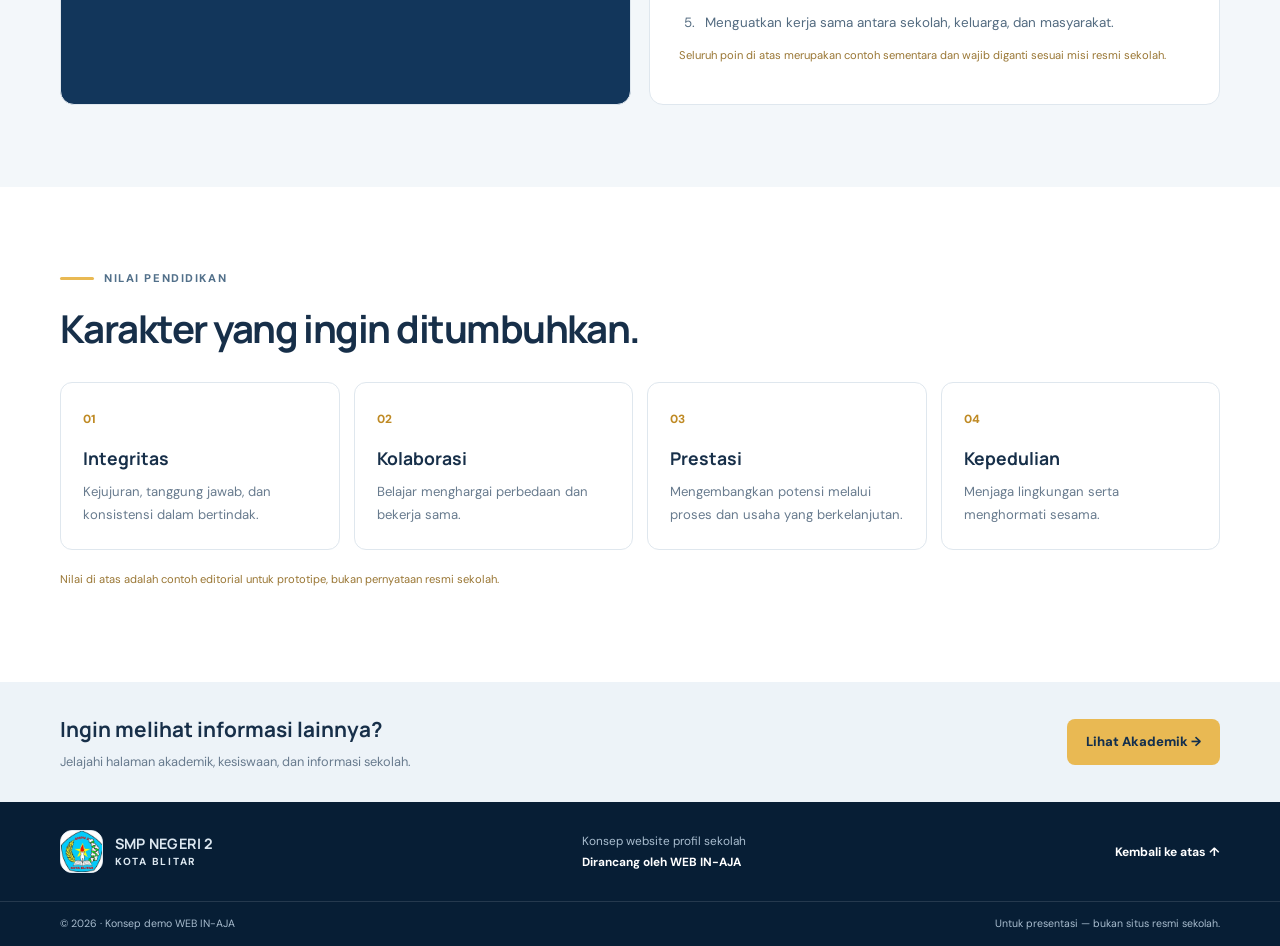
<file: profil.html>
<!doctype html>
<html lang="id">
<head>
  <meta charset="utf-8">
  <meta name="viewport" content="width=device-width, initial-scale=1">
  <meta name="theme-color" content="#12365b">
  <meta name="description" content="Demo website profil SMP Negeri 2 Kota Blitar oleh WEB IN-AJA.">
  <title>Profil Sekolah | SMP Negeri 2 Kota Blitar — Demo WEB IN-AJA</title>
  <link rel="icon" href="assets/images/favicon.svg" type="image/svg+xml">
  <link rel="preconnect" href="https://fonts.googleapis.com">
  <link rel="preconnect" href="https://fonts.gstatic.com" crossorigin>
  <link href="https://fonts.googleapis.com/css2?family=DM+Sans:wght@400;500;600;700&family=Manrope:wght@400;500;600;700;800&display=swap" rel="stylesheet">
  <link rel="stylesheet" href="css/style.css">
</head>
<body id="top">
  <div class="demo-bar"><div class="container demo-inner"><span><span class="live-dot"></span> DEMO WEBSITE · KONSEP PRESENTASI</span><span class="demo-note">Belum merupakan situs resmi sekolah</span></div></div>
  <header class="site-header"><div class="container nav-wrap">
    <a class="brand" href="index.html" aria-label="SMP Negeri 2 Kota Blitar, beranda">
      <span class="brand-mark"><img src="assets/images/logo-smpn2.jpg" alt="Logo SMP Negeri 2 Kota Blitar"></span>
      <span class="brand-copy"><strong>SMP NEGERI 2</strong><span>KOTA BLITAR</span><small>CERDAS · BERKARAKTER · BERPRESTASI</small></span>
    </a>
    <button class="menu-toggle" aria-label="Buka menu navigasi" aria-expanded="false" aria-controls="main-nav"><span></span><span></span><span></span></button>
    <nav id="main-nav" class="main-nav" aria-label="Navigasi utama"><a class="nav-link" href="index.html">Beranda</a>
<a class="nav-link active" href="profil.html">Profil</a>
<a class="nav-link" href="akademik.html">Akademik</a>
<a class="nav-link" href="kesiswaan.html">Kesiswaan</a>
<a class="nav-link" href="informasi.html">Berita & Informasi</a>
<a class="nav-link" href="galeri.html">Galeri</a>
<a class="nav-link" href="kontak.html">Kontak</a></nav>
  </div></header>
  <main>

<section class="page-hero"><div class="container"><p class="eyebrow light"><span></span> TENTANG SEKOLAH</p><h1>Profil <em>Sekolah.</em></h1><p>Mengenal identitas, perjalanan, visi, misi, dan nilai yang menjadi arah pengembangan sekolah.</p><div class="breadcrumbs"><a href="index.html">Beranda</a><span>/</span>Profil Sekolah</div></div></section>
<section class="section"><div class="container two-col">
 <div class="prose reveal"><p class="eyebrow"><span></span> SEKILAS SEKOLAH</p><h2>Mengenal SMP Negeri 2 Kota Blitar</h2><p>SMP Negeri 2 Kota Blitar adalah satuan pendidikan jenjang sekolah menengah pertama berstatus negeri yang berada di Kota Blitar, Jawa Timur. Halaman ini disiapkan sebagai ringkasan informasi dasar dan akan disempurnakan bersama pihak sekolah.</p><p>Sejarah pendirian, perkembangan sekolah, nama kepala sekolah, serta capaian institusi perlu dimasukkan berdasarkan dokumen atau keterangan resmi agar akurat.</p><div class="notice"><strong>Catatan untuk pengelola</strong><p>Ganti paragraf ini dengan sejarah resmi sekolah setelah memperoleh informasi yang disetujui pihak sekolah.</p></div></div>
 <div class="profile-photo reveal"><img src="assets/images/foto-bersama.jpg" alt="Foto bersama warga sekolah"><span>Dokumentasi yang diberikan untuk demo</span></div>
</div></section>
<section class="section light-section" id="visi-misi"><div class="container"><div class="section-heading"><div><p class="eyebrow"><span></span> ARAH PENDIDIKAN</p><h2>Visi dan misi sekolah.</h2></div><p>Bagian ini sengaja dibuat sebagai tempat penggantian konten setelah visi dan misi resmi dikonfirmasi.</p></div>
<div class="vision-grid"><article class="vision-card vision-main"><span class="vision-label">VISI SEKOLAH · DRAF PENGGANTI</span><div class="big-quote">“</div><h3>Terwujudnya peserta didik yang berkarakter, berprestasi, mandiri, dan peduli lingkungan.</h3><p class="draft-note">Teks ini hanya contoh sementara, bukan visi resmi SMP Negeri 2 Kota Blitar. Ganti setelah mendapat dokumen resmi.</p></article>
<article class="vision-card"><span class="vision-label">MISI SEKOLAH · DRAF PENGGANTI</span><ol class="mission-list"><li>Menyelenggarakan pembelajaran yang aktif, bermakna, dan berpusat pada peserta didik.</li><li>Mengembangkan budaya disiplin, tanggung jawab, kejujuran, dan saling menghormati.</li><li>Mendorong prestasi akademik maupun nonakademik sesuai potensi peserta didik.</li><li>Membiasakan perilaku hidup bersih, sehat, aman, dan peduli lingkungan.</li><li>Menguatkan kerja sama antara sekolah, keluarga, dan masyarakat.</li></ol><p class="draft-note">Seluruh poin di atas merupakan contoh sementara dan wajib diganti sesuai misi resmi sekolah.</p></article></div></div></section>
<section class="section"><div class="container"><div class="section-heading"><div><p class="eyebrow"><span></span> NILAI PENDIDIKAN</p><h2>Karakter yang ingin ditumbuhkan.</h2></div></div><div class="values-grid"><article class="value-card"><span>01</span><h3>Integritas</h3><p>Kejujuran, tanggung jawab, dan konsistensi dalam bertindak.</p></article><article class="value-card"><span>02</span><h3>Kolaborasi</h3><p>Belajar menghargai perbedaan dan bekerja sama.</p></article><article class="value-card"><span>03</span><h3>Prestasi</h3><p>Mengembangkan potensi melalui proses dan usaha yang berkelanjutan.</p></article><article class="value-card"><span>04</span><h3>Kepedulian</h3><p>Menjaga lingkungan serta menghormati sesama.</p></article></div><p class="draft-note standalone-note">Nilai di atas adalah contoh editorial untuk prototipe, bukan pernyataan resmi sekolah.</p></div></section>
<section class="cta-strip"><div class="container cta-inner"><div><h2>Ingin melihat informasi lainnya?</h2><p>Jelajahi halaman akademik, kesiswaan, dan informasi sekolah.</p></div><a class="btn btn-gold" href="akademik.html">Lihat Akademik →</a></div></section>

  </main>
  <footer class="site-footer"><div class="container footer-main">
    <a class="brand footer-brand" href="index.html"><span class="brand-mark"><img src="assets/images/logo-smpn2.jpg" alt=""></span><span class="brand-copy"><strong>SMP NEGERI 2</strong><span>KOTA BLITAR</span></span></a>
    <p>Konsep website profil sekolah<br><strong>Dirancang oleh WEB IN-AJA</strong></p><a class="back-top" href="#top" onclick="window.scrollTo({top:0,behavior:'smooth'});return false;">Kembali ke atas ↑</a>
  </div><div class="footer-bottom"><div class="container footer-bottom-inner"><span>© <span id="year"></span> · Konsep demo WEB IN-AJA</span><span>Untuk presentasi — bukan situs resmi sekolah.</span></div></div></footer>
  <script src="js/script.js"></script>
</body></html>
</file>
<file: css/style.css>
:root{--navy:#12365b;--deep:#0b2847;--blue:#1c5a8a;--gold:#e9b953;--ink:#172f49;--muted:#687b8e;--line:#dfe7ee;--mist:#f3f7fa;--green:#21856e;--shadow:0 18px 48px rgba(17,48,78,.09)}
*{box-sizing:border-box}html{scroll-behavior:smooth;scroll-padding-top:100px}body{margin:0;color:var(--ink);font-family:"DM Sans",sans-serif;line-height:1.65;background:#fff}img{display:block;max-width:100%}a{color:inherit;text-decoration:none}.container{width:min(1160px,calc(100% - 48px));margin-inline:auto}
.demo-bar{background:var(--deep);color:#eaf2f9;font-size:.68rem;letter-spacing:.07em;text-transform:uppercase}.demo-inner{display:flex;justify-content:space-between;align-items:center;min-height:34px;gap:18px}.live-dot{display:inline-block;width:7px;height:7px;border-radius:50%;background:var(--gold);margin-right:8px}.demo-note{letter-spacing:0;text-transform:none;color:#c6d6e5}
.site-header{position:sticky;top:0;z-index:20;background:rgba(255,255,255,.97);backdrop-filter:blur(12px);border-bottom:1px solid rgba(18,54,91,.09)}.nav-wrap{min-height:86px;display:flex;align-items:center;justify-content:space-between;gap:24px}.brand{display:flex;align-items:center;gap:12px;flex-shrink:0}.brand-mark{width:50px;height:50px;display:grid;place-items:center;overflow:hidden;border-radius:12px;border:1px solid #dce5ed;background:white}.brand-mark img{width:100%;height:100%;object-fit:contain}.brand-copy{display:flex;flex-direction:column;line-height:1.15}.brand-copy strong{font-family:Manrope,sans-serif;font-size:1.03rem;letter-spacing:.015em}.brand-copy>span{font-size:.72rem;letter-spacing:.17em;font-weight:700;margin-top:4px}.brand-copy small{font-size:.56rem;color:var(--muted);letter-spacing:.04em;margin-top:6px}.main-nav{display:flex;align-items:center;gap:clamp(10px,1.6vw,23px)}.nav-link{position:relative;padding:12px 0;font-size:.78rem;font-weight:700;color:#41566b;transition:color .2s;white-space:nowrap}.nav-link:hover,.nav-link.active{color:var(--navy)}.nav-link.active:after{content:"";position:absolute;bottom:4px;left:0;right:0;height:3px;background:var(--gold);border-radius:3px}.menu-toggle{display:none;border:1px solid var(--line);background:#fff;border-radius:10px;width:44px;height:42px;padding:10px;cursor:pointer}.menu-toggle span{display:block;height:2px;background:var(--navy);margin:4px 0;transition:.2s}
.hero{position:relative;min-height:560px;display:flex;align-items:center;overflow:hidden;background:var(--deep);color:white}.hero-bg{position:absolute;inset:0;background-image:url("../assets/images/foto-bersama.jpg");background-size:cover;background-position:center 48%;transform:scale(1.02)}.hero-overlay{position:absolute;inset:0;background:linear-gradient(90deg,rgba(8,34,61,.96),rgba(8,34,61,.82) 43%,rgba(8,34,61,.3) 100%),linear-gradient(0deg,rgba(8,34,61,.25),transparent 50%)}.hero-content{position:relative;z-index:1;padding-top:64px;padding-bottom:70px}.eyebrow{display:flex;align-items:center;gap:10px;color:#52708a;font-size:.7rem;font-weight:800;letter-spacing:.14em;margin:0 0 18px}.eyebrow>span{display:inline-block;width:34px;height:3px;background:var(--gold);border-radius:3px}.eyebrow.light{color:#e4edf5}.hero h1,.page-hero h1{font-family:Manrope,sans-serif;font-size:clamp(2.5rem,5vw,4.2rem);letter-spacing:-.045em;line-height:1.12;max-width:760px;margin:0;font-weight:800}.hero h1 em,.page-hero h1 em,.intro-copy h2 em,.contact-copy h2 em{font-style:normal;color:var(--gold)}.hero-desc{max-width:490px;color:#dce6ef;font-size:1rem;margin:23px 0 28px}.hero-actions{display:flex;flex-wrap:wrap;gap:12px}.btn{display:inline-flex;align-items:center;justify-content:center;gap:18px;padding:12px 19px;border-radius:8px;font-weight:800;font-size:.82rem;transition:transform .2s,background .2s;min-height:46px}.btn:hover{transform:translateY(-2px)}.btn-gold{background:var(--gold);color:#132f4d}.btn-gold:hover{background:#f2cb74}.btn-outline{border:1px solid rgba(255,255,255,.65);color:white;background:rgba(255,255,255,.06)}.btn-primary{background:var(--navy);color:white}.hero-disclaimer{font-size:.7rem;color:#d2deea;margin-top:34px}.quick-section{background:white;padding:24px 0 28px}.quick-grid{display:grid;grid-template-columns:repeat(4,1fr);gap:14px}.quick-card{display:flex;align-items:center;gap:12px;border:1px solid var(--line);border-radius:12px;padding:16px 13px;transition:.25s}.quick-card:hover{transform:translateY(-4px);box-shadow:var(--shadow)}.quick-icon{width:42px;height:42px;border-radius:50%;display:grid;place-items:center;flex-shrink:0;font-size:1.3rem;font-weight:700}.blue{background:#e4f0fb;color:#226aa3}.green{background:#e0f4ed;color:#21856e}.amber{background:#fff0d1;color:#a66d08}.purple{background:#eee8fb;color:#7555aa}.quick-card>span:nth-child(2){display:flex;flex-direction:column;min-width:0}.quick-card strong{font-family:Manrope,sans-serif;font-size:.83rem}.quick-card small{font-size:.68rem;color:var(--muted);line-height:1.45;margin-top:4px}.quick-card>b{margin-left:auto;color:var(--navy)}
.section{padding:82px 0}.intro-section{background:linear-gradient(115deg,#f5f8fb,#fff 65%)}.intro-grid,.two-col{display:grid;grid-template-columns:1fr 1fr;align-items:center;gap:66px}.intro-copy h2,.section-heading h2,.prose h2{font-family:Manrope,sans-serif;font-size:clamp(1.9rem,3.3vw,2.8rem);line-height:1.2;letter-spacing:-.04em;margin:0 0 20px}.intro-copy h2 em{color:var(--blue)}.body-copy,.prose p{color:#60758a;font-size:.92rem;line-height:1.9}.text-link{display:inline-flex;align-items:center;gap:14px;color:var(--blue);font-size:.8rem;font-weight:800;margin-top:12px}.text-link span{font-size:1.1rem;transition:transform .2s}.text-link:hover span{transform:translateX(4px)}.intro-visual{position:relative;padding:0 0 25px 24px}.intro-visual:before{content:"";position:absolute;left:0;top:25px;bottom:0;width:70%;border:1px solid #d8e4ee;border-radius:14px}.intro-visual>img{position:relative;width:100%;height:360px;object-fit:cover;object-position:center;border-radius:13px;box-shadow:var(--shadow)}.visual-caption{position:absolute;left:0;bottom:0;background:white;padding:15px 18px;display:flex;gap:12px;align-items:center;box-shadow:var(--shadow);border-radius:9px}.caption-mark{font-family:Manrope,sans-serif;font-size:1.3rem;color:#c28c25;font-weight:800}.visual-caption span:last-child{display:flex;flex-direction:column}.visual-caption strong{font-size:.78rem}.visual-caption small{color:var(--muted);font-size:.68rem}
.light-section{background:var(--mist)}.section-heading{display:flex;justify-content:space-between;align-items:flex-end;gap:26px;margin-bottom:30px}.section-heading h2{font-size:clamp(1.8rem,3vw,2.45rem);margin:0}.section-heading>p{max-width:370px;color:var(--muted);font-size:.82rem;margin:0 0 5px}.page-cards{display:grid;grid-template-columns:repeat(3,1fr);gap:15px}.page-card{background:#fff;border:1px solid var(--line);border-radius:12px;padding:25px;transition:.25s}.page-card:hover{transform:translateY(-4px);box-shadow:var(--shadow)}.card-num{color:#c18b27;font-family:Manrope,sans-serif;font-size:.75rem;font-weight:800;letter-spacing:.12em}.page-card h3,.info-card h3,.value-card h3{font-family:Manrope,sans-serif;font-size:1.1rem;margin:17px 0 8px}.page-card p,.info-card p,.value-card p{font-size:.82rem;color:var(--muted);line-height:1.75;margin:0}.card-arrow{display:inline-block;margin-top:20px;font-size:.76rem;font-weight:800;color:var(--blue)}
.photo-band{background:var(--navy);color:white;padding:54px 0}.photo-band-inner{display:grid;grid-template-columns:.8fr 1.2fr;gap:45px;align-items:center}.photo-band h2,.contact-copy h2{font-family:Manrope,sans-serif;font-size:clamp(1.8rem,3vw,2.7rem);line-height:1.25;letter-spacing:-.035em;margin:0 0 16px}.photo-band h2 em{font-style:normal;color:var(--gold)}.photo-band p:not(.eyebrow){color:#c6d5e3;font-size:.85rem}.photo-band img{width:100%;height:270px;object-fit:cover;border-radius:12px;border:1px solid rgba(255,255,255,.2)}
.page-hero{position:relative;overflow:hidden;background:linear-gradient(110deg,#0b2847,#174c78);color:white;padding:70px 0 62px}.page-hero:after{content:"";position:absolute;right:-80px;top:-180px;width:480px;height:480px;border:1px solid rgba(255,255,255,.09);border-radius:50%;box-shadow:0 0 0 45px rgba(255,255,255,.025),0 0 0 95px rgba(255,255,255,.02)}.page-hero .container{position:relative;z-index:1}.page-hero h1{font-size:clamp(2.5rem,5vw,3.8rem)}.page-hero>div>p:not(.eyebrow){max-width:650px;color:#cfdeea;font-size:.95rem;margin:17px 0 0}.breadcrumbs{display:flex;gap:10px;align-items:center;margin-top:28px;font-size:.72rem;color:#c0d1e0}.breadcrumbs a{color:white}.breadcrumbs span{color:var(--gold)}
.prose h2{font-size:clamp(1.8rem,3vw,2.45rem)}.prose p{margin:0 0 16px}.profile-photo{background:white;border:1px solid var(--line);padding:12px;border-radius:14px;box-shadow:var(--shadow)}.profile-photo img{width:100%;height:340px;object-fit:cover;border-radius:8px}.profile-photo span{display:block;font-size:.7rem;color:var(--muted);padding:10px 4px 2px}.notice{padding:17px 19px;border-left:4px solid var(--gold);background:#fff8e9;border-radius:0 8px 8px 0;margin-top:25px}.notice strong{font-size:.84rem}.notice p{font-size:.8rem;color:#786646;margin:5px 0 0;line-height:1.7}.notice-wide{margin:0 0 30px}.vision-grid{display:grid;grid-template-columns:1fr 1fr;gap:18px}.vision-card{background:white;border:1px solid var(--line);border-radius:14px;padding:29px}.vision-main{background:var(--navy);color:white}.vision-label{font-size:.66rem;letter-spacing:.12em;font-weight:800;color:#a7bacb}.vision-main .vision-label{color:#f0cc7d}.big-quote{font-family:Georgia,serif;color:var(--gold);font-size:4rem;height:53px;margin-top:13px}.vision-card h3{font-family:Manrope,sans-serif;font-size:1.4rem;line-height:1.5;margin:8px 0 16px}.mission-list{padding-left:20px;margin:20px 0 12px}.mission-list li{padding-left:6px;margin-bottom:12px;color:#536b80;font-size:.84rem}.draft-note{font-size:.7rem!important;line-height:1.65!important;color:#9a7735!important}.vision-main .draft-note{color:#d9c99e!important}.standalone-note{margin-top:20px}.values-grid{display:grid;grid-template-columns:repeat(4,1fr);gap:14px}.value-card{border:1px solid var(--line);border-radius:12px;padding:22px}.value-card>span{color:#bf8a24;font-weight:800;font-size:.74rem}.value-card h3{margin-top:13px}.cta-strip{background:#edf3f8;padding:30px 0}.cta-inner{display:flex;justify-content:space-between;align-items:center;gap:20px}.cta-inner h2{font-family:Manrope,sans-serif;font-size:1.3rem;margin:0}.cta-inner p{font-size:.8rem;color:var(--muted);margin:5px 0 0}
.content-grid{display:grid;grid-template-columns:repeat(3,1fr);gap:16px}.info-card{padding:24px;border:1px solid var(--line);border-radius:12px;background:white;transition:.2s}.info-card:hover{box-shadow:var(--shadow);transform:translateY(-3px)}.info-icon{width:39px;height:39px;display:grid;place-items:center;border-radius:10px;background:#e9f1f7;color:var(--navy);font-family:Manrope,sans-serif;font-weight:800}.info-card h3{margin:17px 0 8px}.tag-draft{display:inline-block;margin-top:15px;background:#fff8e9;color:#8d6c2d;border-radius:5px;padding:5px 8px;font-size:.63rem;font-weight:700}.check-list{padding-left:21px;color:#60758a;font-size:.87rem;line-height:1.85}.check-list li{padding-left:5px;margin-bottom:8px}.side-panel{background:white;border:1px solid var(--line);border-radius:14px;padding:28px;box-shadow:var(--shadow)}.panel-kicker{font-size:.65rem;font-weight:800;letter-spacing:.1em;color:#9a7735}.side-panel h3{font-family:Manrope,sans-serif;font-size:1.25rem;margin:14px 0 8px}.side-panel p{color:var(--muted);font-size:.84rem;line-height:1.8}.panel-divider{height:1px;background:var(--line);margin:20px 0}
.news-grid{display:grid;grid-template-columns:repeat(3,1fr);gap:18px}.news-card{border:1px solid var(--line);border-radius:12px;overflow:hidden;background:white}.news-art{height:140px;display:flex;align-items:center;justify-content:center;position:relative;overflow:hidden}.news-art:before,.news-art:after{content:"";position:absolute;border:1px solid rgba(255,255,255,.2);width:160px;height:160px;border-radius:50%}.news-art:after{width:220px;height:220px}.news-art span{position:relative;z-index:1;color:white;font-family:Manrope,sans-serif;font-weight:800;letter-spacing:.12em;font-size:.8rem}.news-art-one{background:linear-gradient(130deg,#174b76,#367ca5)}.news-art-two{background:linear-gradient(130deg,#216d62,#54a38d)}.news-art-three{background:linear-gradient(130deg,#8c682b,#d5a746)}.news-content{padding:20px}.news-meta{font-size:.62rem;font-weight:800;letter-spacing:.09em;color:#8a9bac}.news-content h3{font-family:Manrope,sans-serif;font-size:1rem;line-height:1.45;margin:10px 0}.news-content p{color:var(--muted);font-size:.79rem;line-height:1.75;margin:0}
.gallery-grid{display:grid;grid-template-columns:1.3fr 1fr 1fr;gap:16px}.gallery-item{margin:0;grid-row:span 2;border:1px solid var(--line);border-radius:12px;overflow:hidden}.gallery-item img{width:100%;height:100%;min-height:360px;object-fit:cover}.gallery-item figcaption{padding:15px;display:flex;flex-direction:column}.gallery-item figcaption strong{font-size:.85rem}.gallery-item figcaption span{font-size:.7rem;color:var(--muted)}.gallery-placeholder{min-height:170px;display:flex;flex-direction:column;justify-content:center;align-items:center;text-align:center;padding:20px;background:linear-gradient(135deg,#12365b,#34759d);color:white;border-radius:12px}.gallery-placeholder.alt{background:linear-gradient(135deg,#236b60,#58a08c)}.gallery-placeholder.gold{background:linear-gradient(135deg,#8c682b,#d5a746)}.gallery-placeholder span{font-weight:800;letter-spacing:.14em;font-size:.76rem}.gallery-placeholder p{font-size:.75rem;max-width:240px;color:rgba(255,255,255,.85)}
.contact-page-grid{display:grid;grid-template-columns:1fr 1fr;gap:60px;align-items:center}.contact-list{border-top:1px solid var(--line);margin-top:25px}.contact-item{display:flex;gap:15px;padding:17px 0;border-bottom:1px solid var(--line)}.contact-item>span{width:39px;height:39px;display:grid;place-items:center;border-radius:10px;background:#eaf2f8;color:var(--navy);font-size:1.25rem;flex-shrink:0}.contact-item small{font-size:.64rem;font-weight:800;letter-spacing:.1em;color:#8b9dad}.contact-item p{margin:5px 0 0;font-size:.86rem;color:var(--ink);line-height:1.7}.contact-item em{font-size:.7rem;color:#a0782a;font-style:normal}.map-card{border:1px solid var(--line);border-radius:14px;overflow:hidden;box-shadow:var(--shadow)}.map-visual{height:280px;position:relative;display:grid;place-items:center;background-color:#e5edf0;background-image:linear-gradient(32deg,transparent 45%,rgba(255,255,255,.9) 46%,rgba(255,255,255,.9) 49%,transparent 50%),linear-gradient(125deg,transparent 45%,rgba(255,255,255,.8) 46%,rgba(255,255,255,.8) 49%,transparent 50%),linear-gradient(90deg,rgba(67,132,119,.08) 1px,transparent 1px),linear-gradient(rgba(67,132,119,.08) 1px,transparent 1px);background-size:auto,auto,30px 30px,30px 30px}.map-pin{font-size:3rem;color:#bf8a24;text-shadow:0 4px 12px #b6c4ca}.map-label{position:absolute;bottom:20px;left:20px;background:white;padding:10px 13px;border-radius:7px;font-size:.78rem;font-weight:800;box-shadow:var(--shadow)}.map-label small{font-size:.63rem;color:var(--muted)}.map-card-bottom{padding:22px;display:flex;align-items:center;justify-content:space-between;gap:20px}.map-card-bottom strong{font-family:Manrope,sans-serif}.map-card-bottom p{font-size:.75rem;color:var(--muted);margin:5px 0 0}.site-footer{background:#071e35;color:#dce7f0}.footer-main{display:flex;justify-content:space-between;align-items:center;gap:24px;padding:28px 0}.footer-brand .brand-mark{width:43px;height:43px}.footer-brand .brand-copy strong{font-size:.9rem}.footer-brand .brand-copy>span{font-size:.64rem}.footer-main>p{font-size:.74rem;color:#a9bdcf;line-height:1.8;margin:0}.footer-main>p strong{color:white}.back-top{font-size:.76rem;font-weight:700;color:white}.back-top:hover{color:var(--gold)}.footer-bottom{border-top:1px solid rgba(255,255,255,.12);font-size:.66rem;color:#a9bdcf}.footer-bottom-inner{display:flex;justify-content:space-between;gap:18px;padding:13px 0}.reveal{opacity:0;transform:translateY(16px);transition:opacity .6s ease,transform .6s ease}.reveal.is-visible{opacity:1;transform:translateY(0)}
@media(max-width:1080px){.nav-wrap{min-height:78px}.brand-copy small{display:none}.menu-toggle{display:block;margin-left:auto}.main-nav{display:none;position:absolute;top:100%;left:0;right:0;background:white;padding:12px 24px 22px;border-bottom:1px solid var(--line);box-shadow:0 18px 25px rgba(18,54,91,.09);flex-direction:column;align-items:stretch;gap:0}.main-nav.open{display:flex}.nav-link{padding:12px 3px;border-bottom:1px solid #edf1f4}.nav-link.active:after{display:none}.quick-grid{grid-template-columns:repeat(2,1fr)}.intro-grid,.two-col{gap:36px}.values-grid{grid-template-columns:repeat(2,1fr)}.contact-page-grid{gap:32px}}
@media(max-width:700px){.container{width:min(100% - 32px,1160px)}.demo-inner{min-height:33px;font-size:.58rem;letter-spacing:.03em}.demo-note{display:none}.brand{gap:8px}.brand-mark{width:42px;height:42px}.brand-copy strong{font-size:.87rem}.brand-copy>span{font-size:.62rem}.hero{min-height:560px;align-items:flex-end}.hero-bg{background-position:54% center}.hero-overlay{background:linear-gradient(90deg,rgba(8,34,61,.93),rgba(8,34,61,.62)),linear-gradient(0deg,rgba(8,34,61,.65),transparent)}.hero-content{padding-top:65px;padding-bottom:60px}.hero h1{font-size:clamp(2.2rem,9.5vw,3.2rem)}.hero-desc{font-size:.9rem}.quick-section{padding:15px 0 20px}.quick-grid{gap:9px}.quick-card{padding:11px 9px;gap:8px;align-items:flex-start}.quick-icon{width:32px;height:32px;font-size:1rem}.quick-card strong{font-size:.73rem}.quick-card small{font-size:.62rem}.quick-card>b{display:none}.section{padding:60px 0}.intro-grid,.two-col,.photo-band-inner,.vision-grid,.contact-page-grid{grid-template-columns:1fr;gap:30px}.intro-copy h2,.section-heading h2,.prose h2{font-size:1.95rem}.intro-visual{padding-left:14px}.intro-visual>img{height:260px}.section-heading{align-items:flex-start;flex-direction:column;gap:12px;margin-bottom:23px}.page-cards,.content-grid,.news-grid{grid-template-columns:1fr}.page-card{padding:21px}.page-hero{padding:53px 0 45px}.page-hero h1{font-size:2.55rem}.page-hero>div>p:not(.eyebrow){font-size:.88rem}.profile-photo img{height:260px}.vision-card{padding:22px}.values-grid{grid-template-columns:1fr 1fr;gap:10px}.value-card{padding:17px}.photo-band{padding:45px 0}.photo-band img{height:230px}.gallery-grid{grid-template-columns:1fr 1fr}.gallery-item{grid-column:1/-1;grid-row:auto}.gallery-item img{min-height:0;height:270px}.gallery-placeholder{min-height:145px}.map-card-bottom{align-items:flex-start;flex-direction:column}.footer-main{align-items:flex-start;flex-wrap:wrap}.footer-main>p{order:3;width:100%;border-top:1px solid rgba(255,255,255,.12);padding-top:14px}.back-top{margin-left:auto}.footer-bottom-inner{flex-direction:column;gap:4px}.cta-inner{align-items:flex-start;flex-direction:column}.btn{padding:12px 15px}}
@media(prefers-reduced-motion:reduce){html{scroll-behavior:auto}*,*:before,*:after{transition:none!important;animation:none!important}.reveal{opacity:1;transform:none}}
</file>
